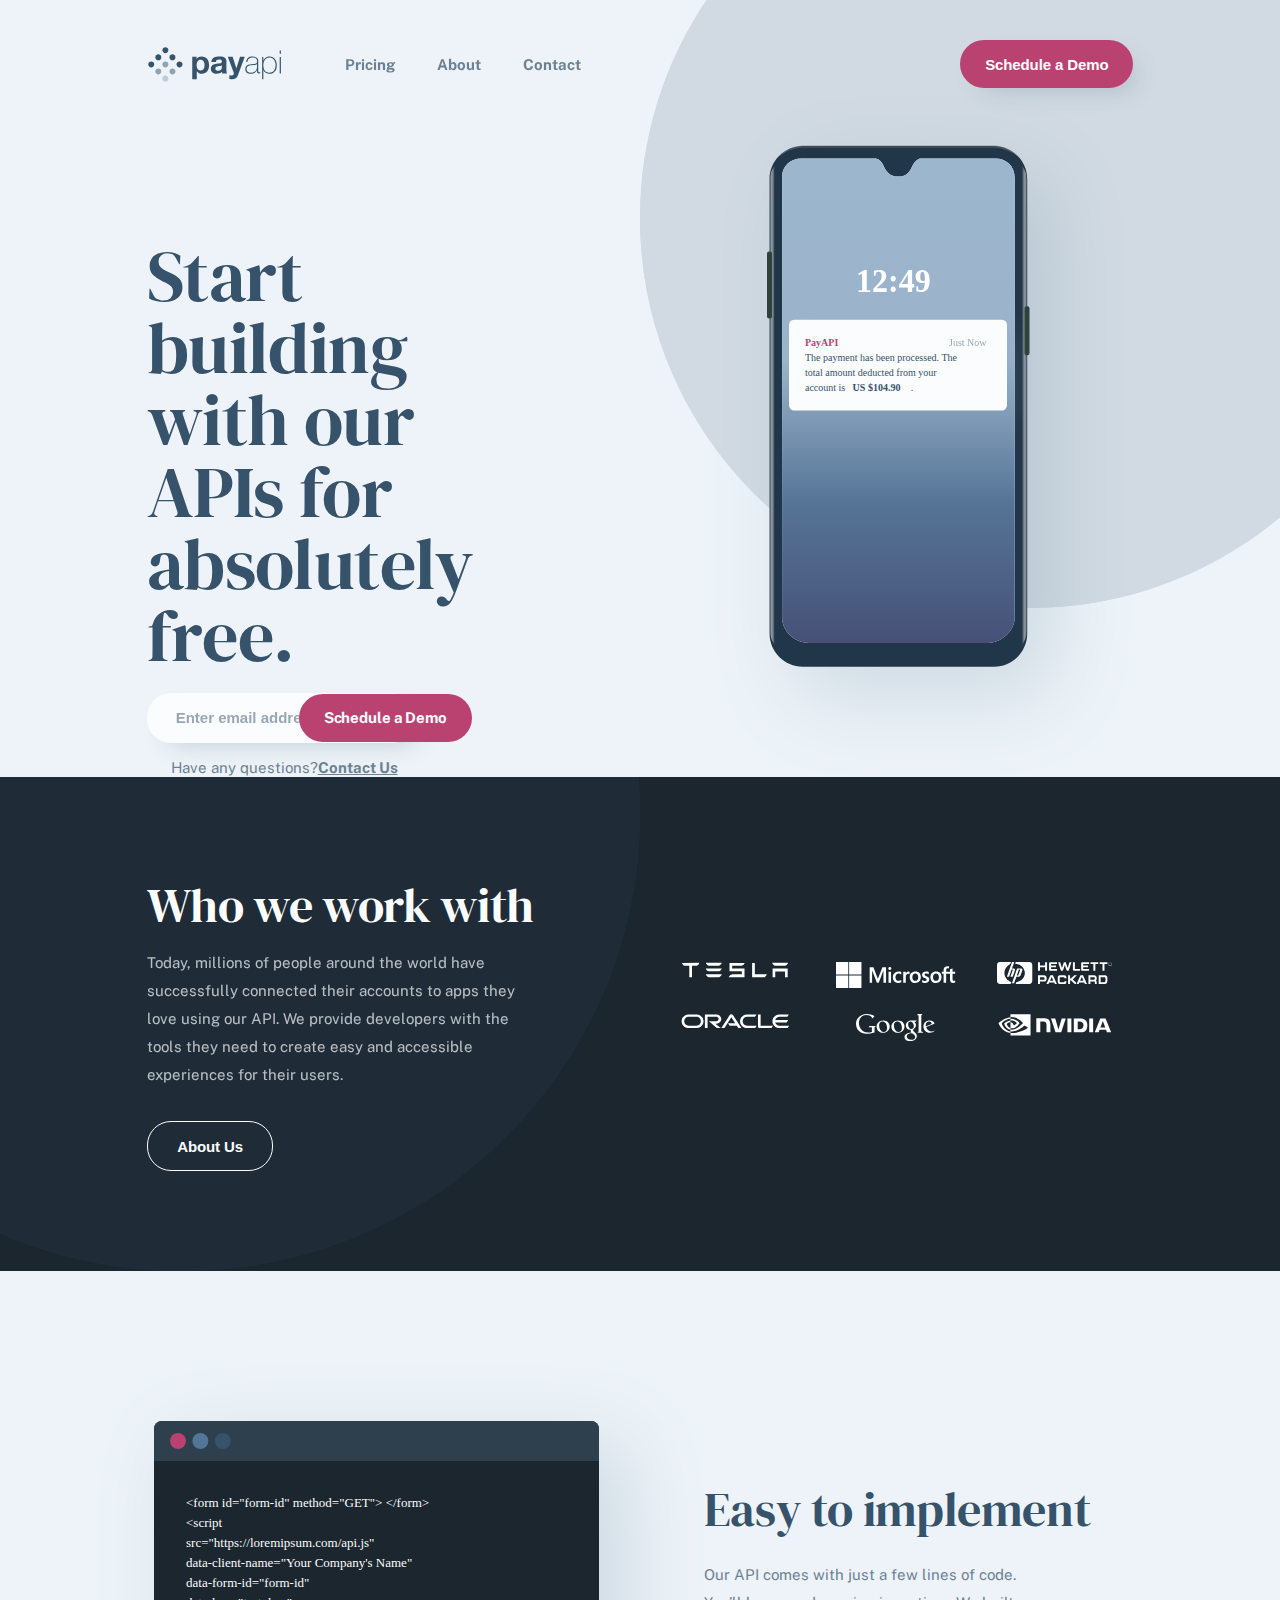
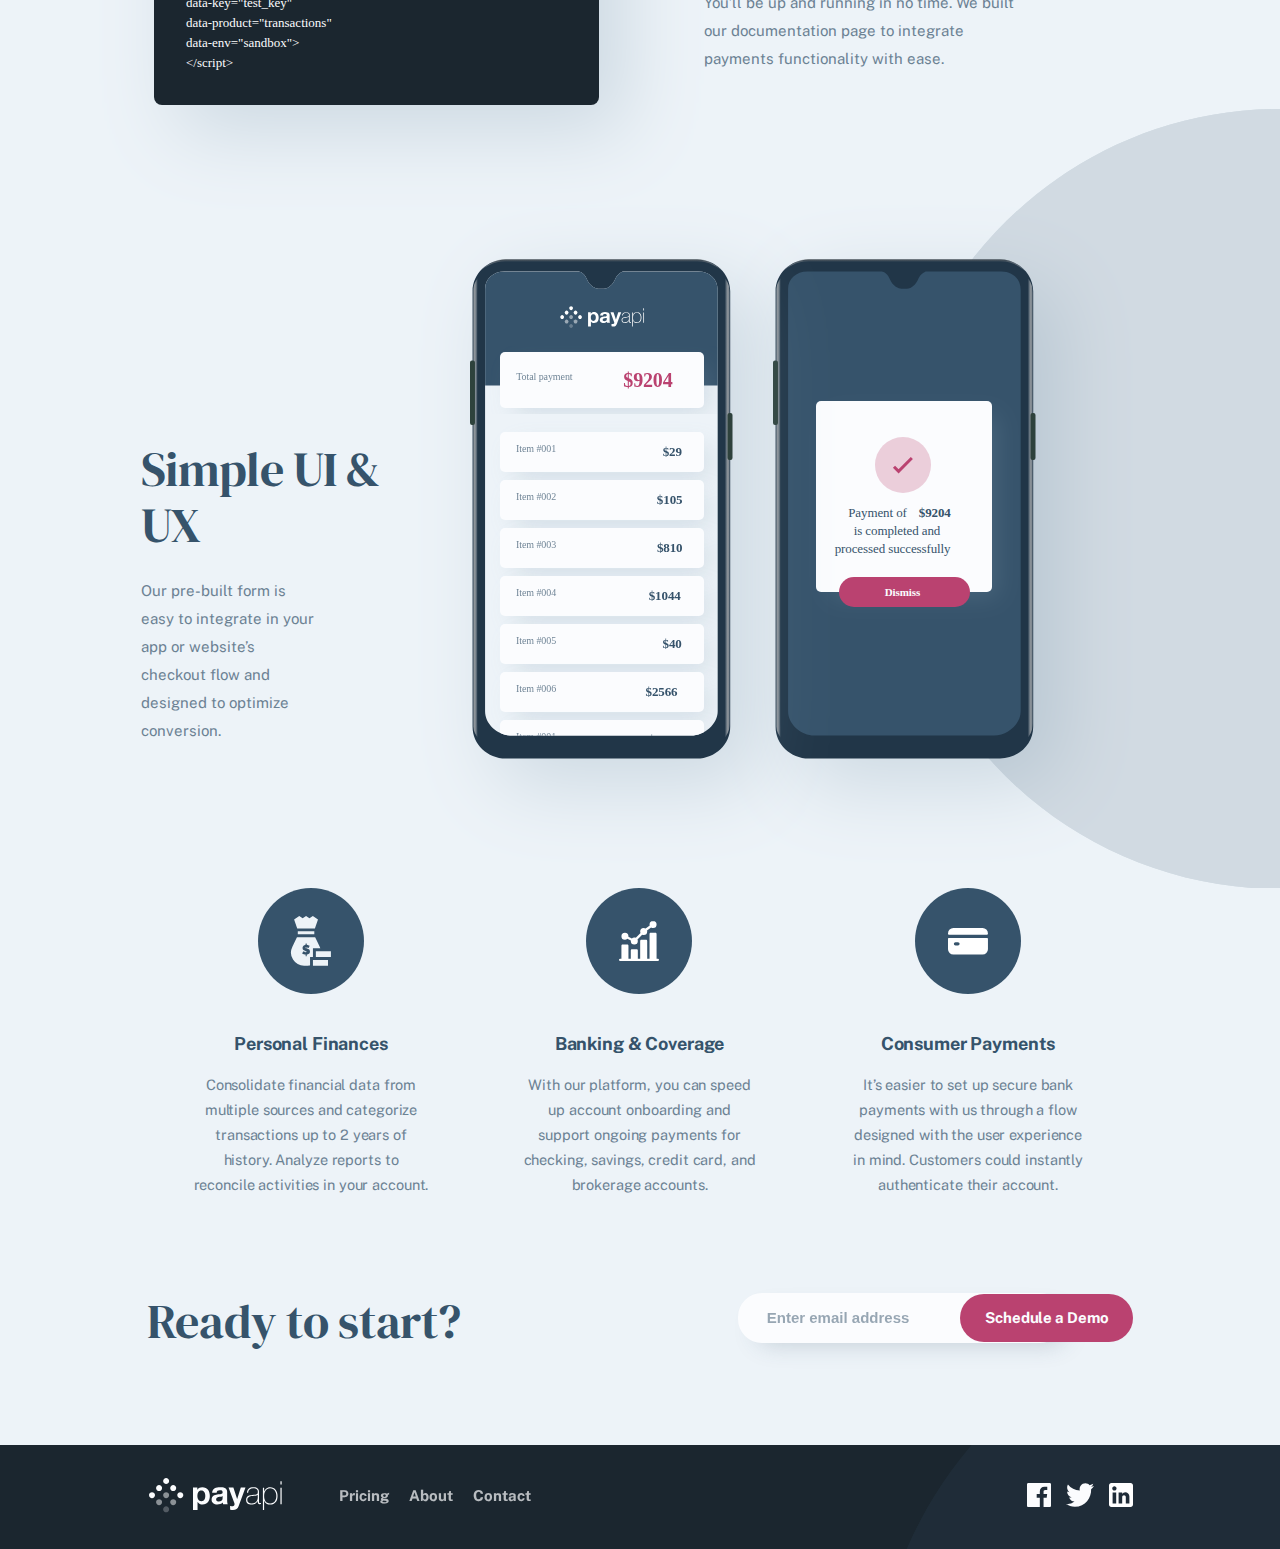
<file: index.html>
<!DOCTYPE html>
<html lang="en">
  <head>
    <meta charset="UTF-8" />
    <meta name="viewport" content="width=device-width, initial-scale=1.0" />
    <link rel="stylesheet" href="Home/homeStylesheet.css" />
    <title>PayAPI</title>
  </head>
  <body>
    <main>
      <section class="top">
        <header>
          <div class="sub-heading-menue">
            <div class="logo">
              <a href="index.html">
                <img
                  src="assets/pricing/mobile/payapi-symbal.svg"
                  alt="no image"
                />
              </a>
            </div>
            <ul class="desktop-heading">
              <li>
                <a
                  href="Pricing/index_pricing.html"
                  target="_blank"
                  title="Pricing"
                  >Pricing</a
                >
              </li>
              <li>
                <a href="About/index_about.html" target="_blank" title="About"
                  >About</a
                >
              </li>
              <li>
                <a
                  href="Contact/index_contact.html"
                  target="_blank"
                  title="Contact"
                  >Contact</a
                >
              </li>
            </ul>
          </div>
          <div class="mobile-menue-button">
            <img src="assets/home/mobile/muneButton.svg" alt="no image" />
          </div>
          <button>Schedule a Demo</button>
        </header>
        <div class="desktop-upper">
          <div class="mobile-mock-phone-shadow">
            <img
              src="assets/home/mobile/mobile-mob-phone-shadow.svg"
              alt="no image"
            />
          </div>
          <div class="top-section-text-block">
            <h1>Start building with our APIs for absolutely free.</h1>
            <form class="top-section-form">
              <label for="emailtop">email</label>
              <input
                type="email"
                id="emailtop"
                class="email-input-field"
                placeholder="Enter email address"
              />
              <button class="schedule-demo-button">Schedule a Demo</button>
            </form>
            <div class="contact-us-link">
              <p>Have any questions?</p>
              <p>Contact Us</p>
            </div>
          </div>
          <img
            class="desktop-phone-mock"
            src="assets/home/desktop/illustration-phone-mockup.svg"
            alt="no image"
          />
        </div>
      </section>
      <section class="middle-section">
        <div class="mid-section">
          <ul class="partners">
            <li>
              <img src="assets/home/mobile/tesla.svg" alt="no image" />
            </li>
            <li>
              <img src="assets/home/mobile/microsoft.svg" alt="no image" />
            </li>
            <li>
              <img src="assets/home/mobile/hp.svg" alt="no image" />
            </li>
            <li>
              <img src="assets/home/mobile/oracle.svg" alt="no image" />
            </li>
            <li>
              <img src="assets/home/mobile/google.svg" alt="no image" />
            </li>
            <li>
              <img src="assets/home/mobile/nividia.svg" alt="no image" />
            </li>
          </ul>
          <div class="mid-section-words">
            <h2>Who we work with</h2>
            <p>
              Today, millions of people around the world have successfully
              connected their accounts to apps they love using our API. We
              provide developers with the tools they need to create easy and
              accessible experiences for their users.
            </p>
            <div class="center-button">
              <button>About Us</button>
            </div>
          </div>
        </div>
      </section>
      <section class="bottom-section">
        <div class="command-promp">
          <div class="dos-enviro">
            <img
              class="commandpromp-no-shadow"
              src="assets/home/mobile/command-promp.svg"
              alt="no image"
            />
            <img
              class="commandpromp-with-shadow"
              src="assets/home/desktop/illustration-easy-to-implement.svg"
              alt="no image"
            />
          </div>
          <div class="easy-to-implement-desktop">
            <h2>Easy to implement</h2>
            <p>
              Our API comes with just a few lines of code. You’ll be up and
              running in no time. We built our documentation page to integrate
              payments functionality with ease.
            </p>
          </div>
        </div>
        <div class="ui-ux">
          <div class="ui-ux-decor">
            <img
              class="mobile-double"
              src="assets/home/mobile/mock-phones-double-shadow.svg"
              alt="no image"
            />
            <img
              class="desktop-double-shadow"
              src="assets/home/desktop/illustration-simple-ui.svg"
              alt="no image"
            />
          </div>
          <div class="simple-interface">
            <h2>Simple UI & UX</h2>
            <p>
              Our pre-built form is easy to integrate in your app or website’s
              checkout flow and designed to optimize conversion.
            </p>
          </div>
        </div>
        <ul class="benefits">
          <li class="benefits-img">
            <img
              src="assets/home/desktop/icon-personal-finances.svg"
              alt="no image"
            />
            <h3>Personal Finances</h3>
            <p>
              Consolidate financial data from multiple sources and categorize
              transactions up to 2 years of history. Analyze reports to
              reconcile activities in your account.
            </p>
          </li>
          <li class="benefits-img ml">
            <img
              src="assets/home/desktop/icon-banking-and-coverage.svg"
              alt="no image"
            />
            <h3>Banking & Coverage</h3>
            <p>
              With our platform, you can speed up account onboarding and support
              ongoing payments for checking, savings, credit card, and brokerage
              accounts.
            </p>
          </li>
          <li class="benefits-img ml">
            <img
              src="assets/home/desktop/icon-consumer-payments.svg"
              alt="no image"
            />
            <h3>Consumer Payments</h3>
            <p>
              It’s easier to set up secure bank payments with us through a flow
              designed with the user experience in mind. Customers could
              instantly authenticate their account.
            </p>
          </li>
        </ul>
        <div class="read-to-start">
          <h2>Ready to start?</h2>
          <form class="top-section-form">
            <label for="emailBottom" class=".label-class">email</label>
            <input
              type="email"
              id="emailBottom"
              class="email-input-field"
              placeholder="Enter email address"
              jaer
            />
            <button class="schedule-demo-button">Schedule a Demo</button>
          </form>
        </div>
      </section>
    </main>
    <footer>
      <div class="footer-section">
        <div class="desktop-footing">
          <div class="the-symbals">
            <a href="index.html">
              <img src="assets/home/mobile/footer-api.svg" alt="no image" />
            </a>
          </div>
          <ul class="footer-ul">
            <li>
              <a
                href="Pricing/index_pricing.html"
                target="_blank"
                title="Pricing"
                >Pricing</a
              >
            </li>
            <li>
              <a href="About/index_about.html" target="_blank" title="About"
                >About</a
              >
            </li>
            <li>
              <a
                href="Contact/index_contact.html"
                target="_blank"
                title="Contact"
                >Contact</a
              >
            </li>
          </ul>
        </div>
        <div class="social-icons">
          <img src="assets/home/mobile/facebook.svg" alt="no image" />
          <img src="assets/home/mobile/twitter.svg" alt="no image" />
          <img src="assets/home/mobile/linkedin.svg" alt="no image" />
        </div>
      </div>
    </footer>
  </body>
</html>
</file>
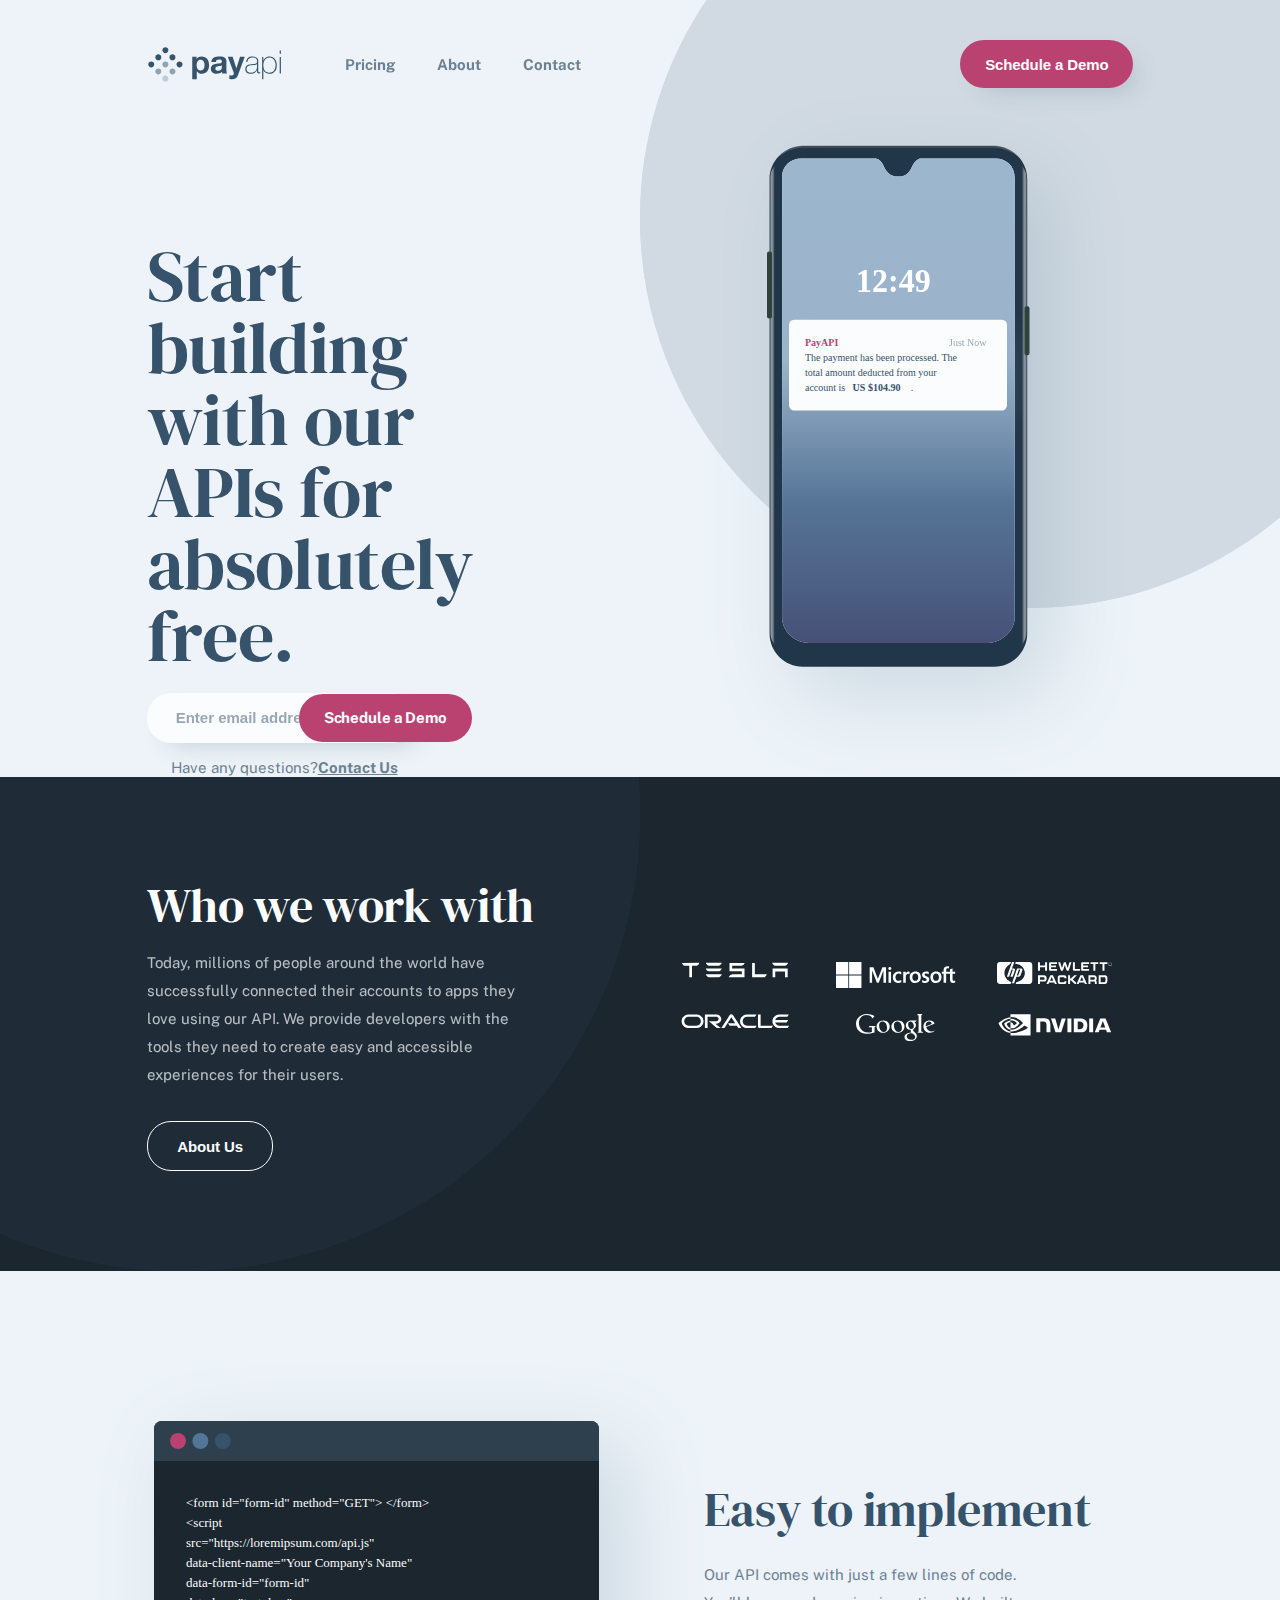
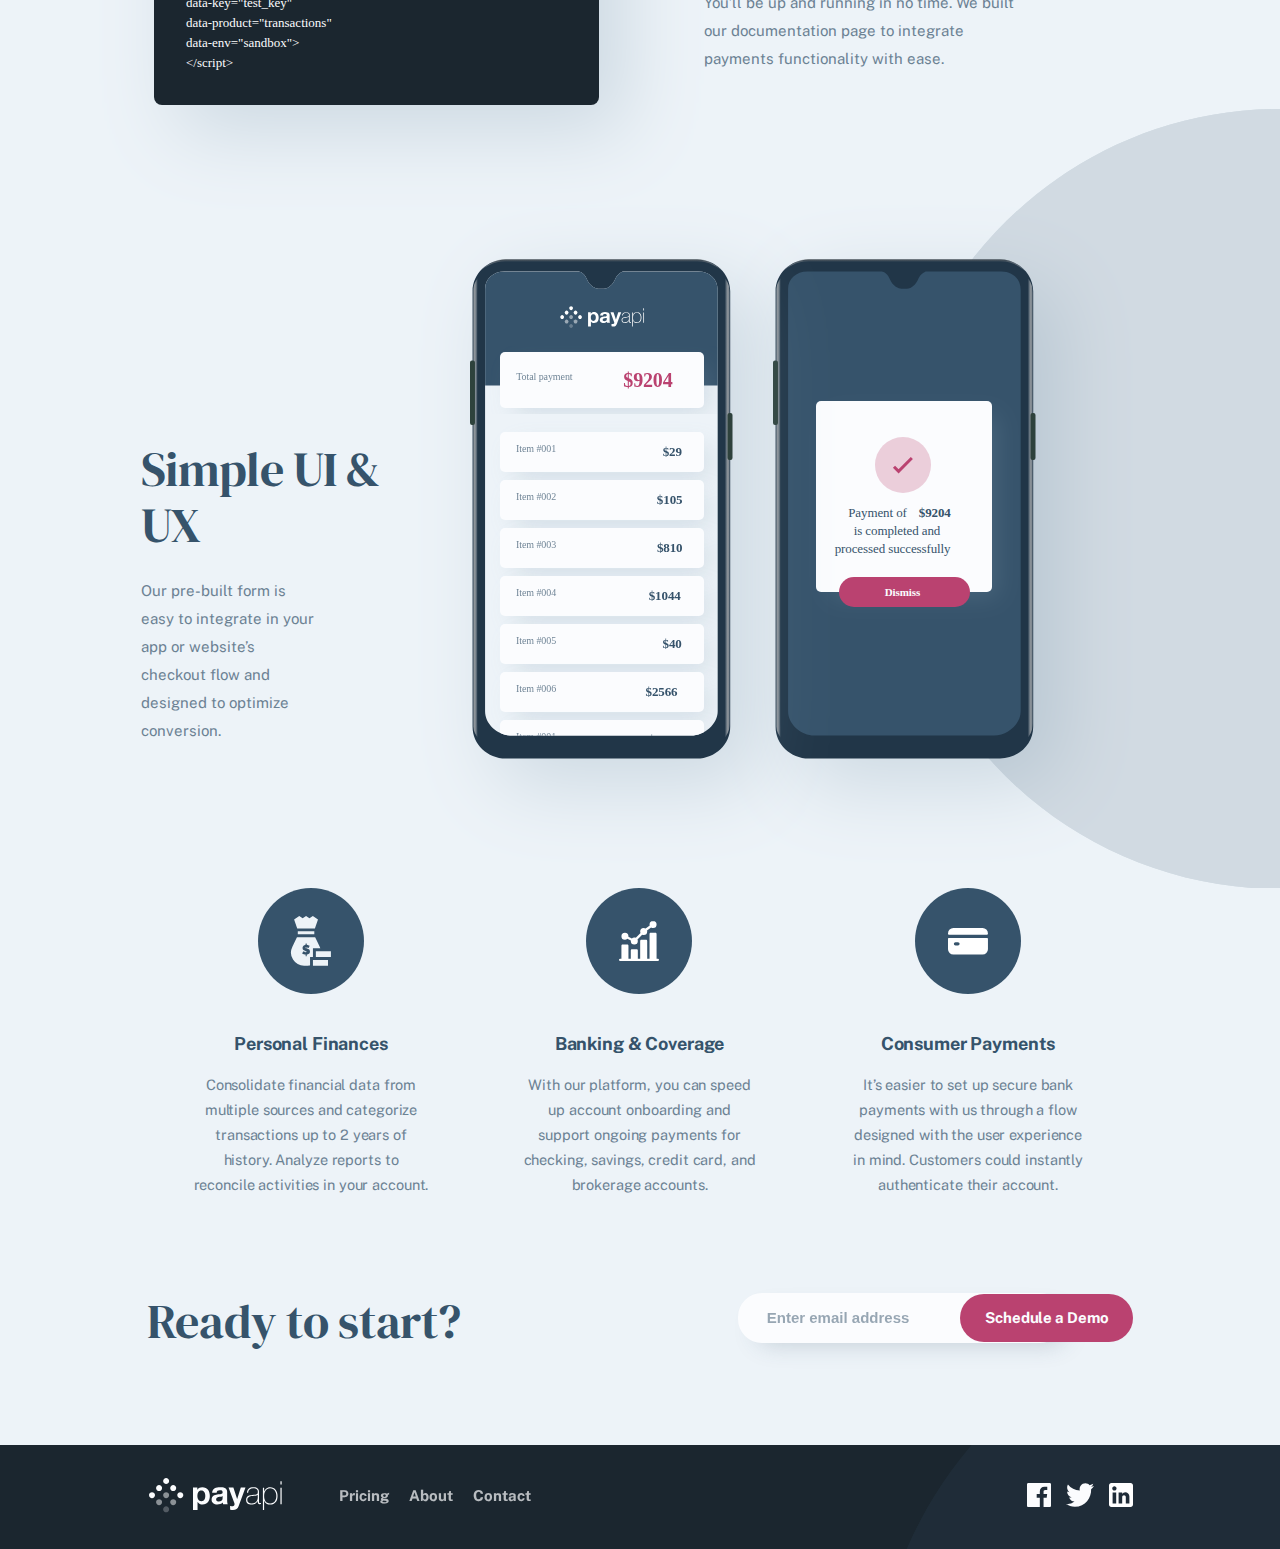
<file: Home/index.html>
<!DOCTYPE html>
<html lang="en">
  <head>
    <meta charset="UTF-8" />
    <meta name="viewport" content="width=device-width, initial-scale=1.0" />
    <link rel="stylesheet" href="./homeStylesheet.css" />
    <title>PayAPI</title>
  </head>
  <body>
    <main>
      <section class="top">
        <header>
          <div class="sub-heading-menue">
            <div class="logo">
              <a href="./index.html">
                <img
                  src="/assets/pricing/mobile/payapi-symbal.svg"
                  alt="no image"
                />
              </a>
            </div>
            <ul class="desktop-heading">
              <li>
                <a href="/Pricing/index_pricing.html" target="_blank"
                  >Pricing</a
                >
              </li>
              <li>
                <a href="/About/index_about.html" target="_blank">About</a>
              </li>
              <li>
                <a href="/Contact/index_contact.html" target="_blank"
                  >Contact</a
                >
              </li>
            </ul>
          </div>
          <div class="mobile-menue-button">
            <img src="/assets/home/mobile/muneButton.svg" alt="no image" />
          </div>
          <button>Schedule a Demo</button>
        </header>
        <div class="desktop-upper">
          <div class="mobile-mock-phone-shadow">
            <img
              src="/assets/home/mobile/mobile-mob-phone-shadow.svg"
              alt="no image"
            />
          </div>
          <div class="top-section-text-block">
            <h1>Start building with our APIs for absolutely free.</h1>
            <form class="top-section-form">
              <label for="emailtop">email</label>
              <input
                type="email"
                id="emailtop"
                class="email-input-field"
                placeholder="Enter email address"
              />
              <button class="schedule-demo-button">Schedule a Demo</button>
            </form>
            <div class="contact-us-link">
              <p>Have any questions?</p>
              <p>Contact Us</p>
            </div>
          </div>
          <img
            class="desktop-phone-mock"
            src="/assets/home/desktop/illustration-phone-mockup.svg"
            alt="no image"
          />
        </div>
      </section>
      <section class="middle-section">
        <div class="mid-section">
          <ul class="partners">
            <li>
              <img src="/assets/home/mobile/tesla.svg" alt="no image" />
            </li>
            <li>
              <img src="/assets/home/mobile/microsoft.svg" alt="no image" />
            </li>
            <li>
              <img src="/assets/home/mobile/hp.svg" alt="no image" />
            </li>
            <li>
              <img src="/assets/home/mobile/oracle.svg" alt="no image" />
            </li>
            <li>
              <img src="/assets/home/mobile/google.svg" alt="no image" />
            </li>
            <li>
              <img src="/assets/home/mobile/nividia.svg" alt="no image" />
            </li>
          </ul>
          <div class="mid-section-words">
            <h2>Who we work with</h2>
            <p>
              Today, millions of people around the world have successfully
              connected their accounts to apps they love using our API. We
              provide developers with the tools they need to create easy and
              accessible experiences for their users.
            </p>
            <div class="center-button">
              <button>About Us</button>
            </div>
          </div>
        </div>
      </section>
      <section class="bottom-section">
        <div class="command-promp">
          <div class="dos-enviro">
            <img
              class="commandpromp-no-shadow"
              src="/assets/home/mobile/command-promp.svg"
              alt="no image"
            />
            <img
              class="commandpromp-with-shadow"
              src="/assets/home/desktop/illustration-easy-to-implement.svg"
              alt="no image"
            />
          </div>
          <div class="easy-to-implement-desktop">
            <h2>Easy to implement</h2>
            <p>
              Our API comes with just a few lines of code. You’ll be up and
              running in no time. We built our documentation page to integrate
              payments functionality with ease.
            </p>
          </div>
        </div>
        <div class="ui-ux">
          <div class="ui-ux-decor">
            <img
              class="mobile-double"
              src="/assets/home/mobile/mock-phones-double-shadow.svg"
              alt="no image"
            />
            <img
              class="desktop-double-shadow"
              src="/assets/home/desktop/illustration-simple-ui.svg"
              alt="no image"
            />
          </div>
          <div class="simple-interface">
            <h2>Simple UI & UX</h2>
            <p>
              Our pre-built form is easy to integrate in your app or website’s
              checkout flow and designed to optimize conversion.
            </p>
          </div>
        </div>
        <ul class="benefits">
          <li class="benefits-img">
            <img
              src="/assets/home/desktop/icon-personal-finances.svg"
              alt="no image"
            />
            <h3>Personal Finances</h3>
            <p>
              Consolidate financial data from multiple sources and categorize
              transactions up to 2 years of history. Analyze reports to
              reconcile activities in your account.
            </p>
          </li>
          <li class="benefits-img ml">
            <img
              src="/assets/home/desktop/icon-banking-and-coverage.svg"
              alt="no image"
            />
            <h3>Banking & Coverage</h3>
            <p>
              With our platform, you can speed up account onboarding and support
              ongoing payments for checking, savings, credit card, and brokerage
              accounts.
            </p>
          </li>
          <li class="benefits-img ml">
            <img
              src="/assets/home/desktop/icon-consumer-payments.svg"
              alt="no image"
            />
            <h3>Consumer Payments</h3>
            <p>
              It’s easier to set up secure bank payments with us through a flow
              designed with the user experience in mind. Customers could
              instantly authenticate their account.
            </p>
          </li>
        </ul>
        <div class="read-to-start">
          <h2>Ready to start?</h2>
          <form class="top-section-form">
            <label for="emailBottom" class=".label-class">email</label>
            <input
              type="email"
              id="emailBottom"
              class="email-input-field"
              placeholder="Enter email address"
              jaer
            />
            <button class="schedule-demo-button">Schedule a Demo</button>
          </form>
        </div>
      </section>
    </main>
    <footer>
      <div class="footer-section">
        <div class="desktop-footing">
          <div class="the-symbals">
            <a href="./index.html">
              <img src="/assets/home/mobile/footer-api.svg" alt="no image" />
            </a>
          </div>
          <ul class="footer-ul">
            <li>
              <a href="/Pricing/index_pricing.html" target="_blank">Pricing</a>
            </li>
            <li><a href="/About/index_about.html" target="_blank">About</a></li>
            <li>
              <a href="/Contact/index_contact.html" target="_blank">Contact</a>
            </li>
          </ul>
        </div>
        <div class="social-icons">
          <img src="/assets/home/mobile/facebook.svg" alt="no image" />
          <img src="/assets/home/mobile/twitter.svg" alt="no image" />
          <img src="/assets/home/mobile/linkedin.svg" alt="no image" />
        </div>
      </div>
    </footer>
  </body>
</html>
</file>
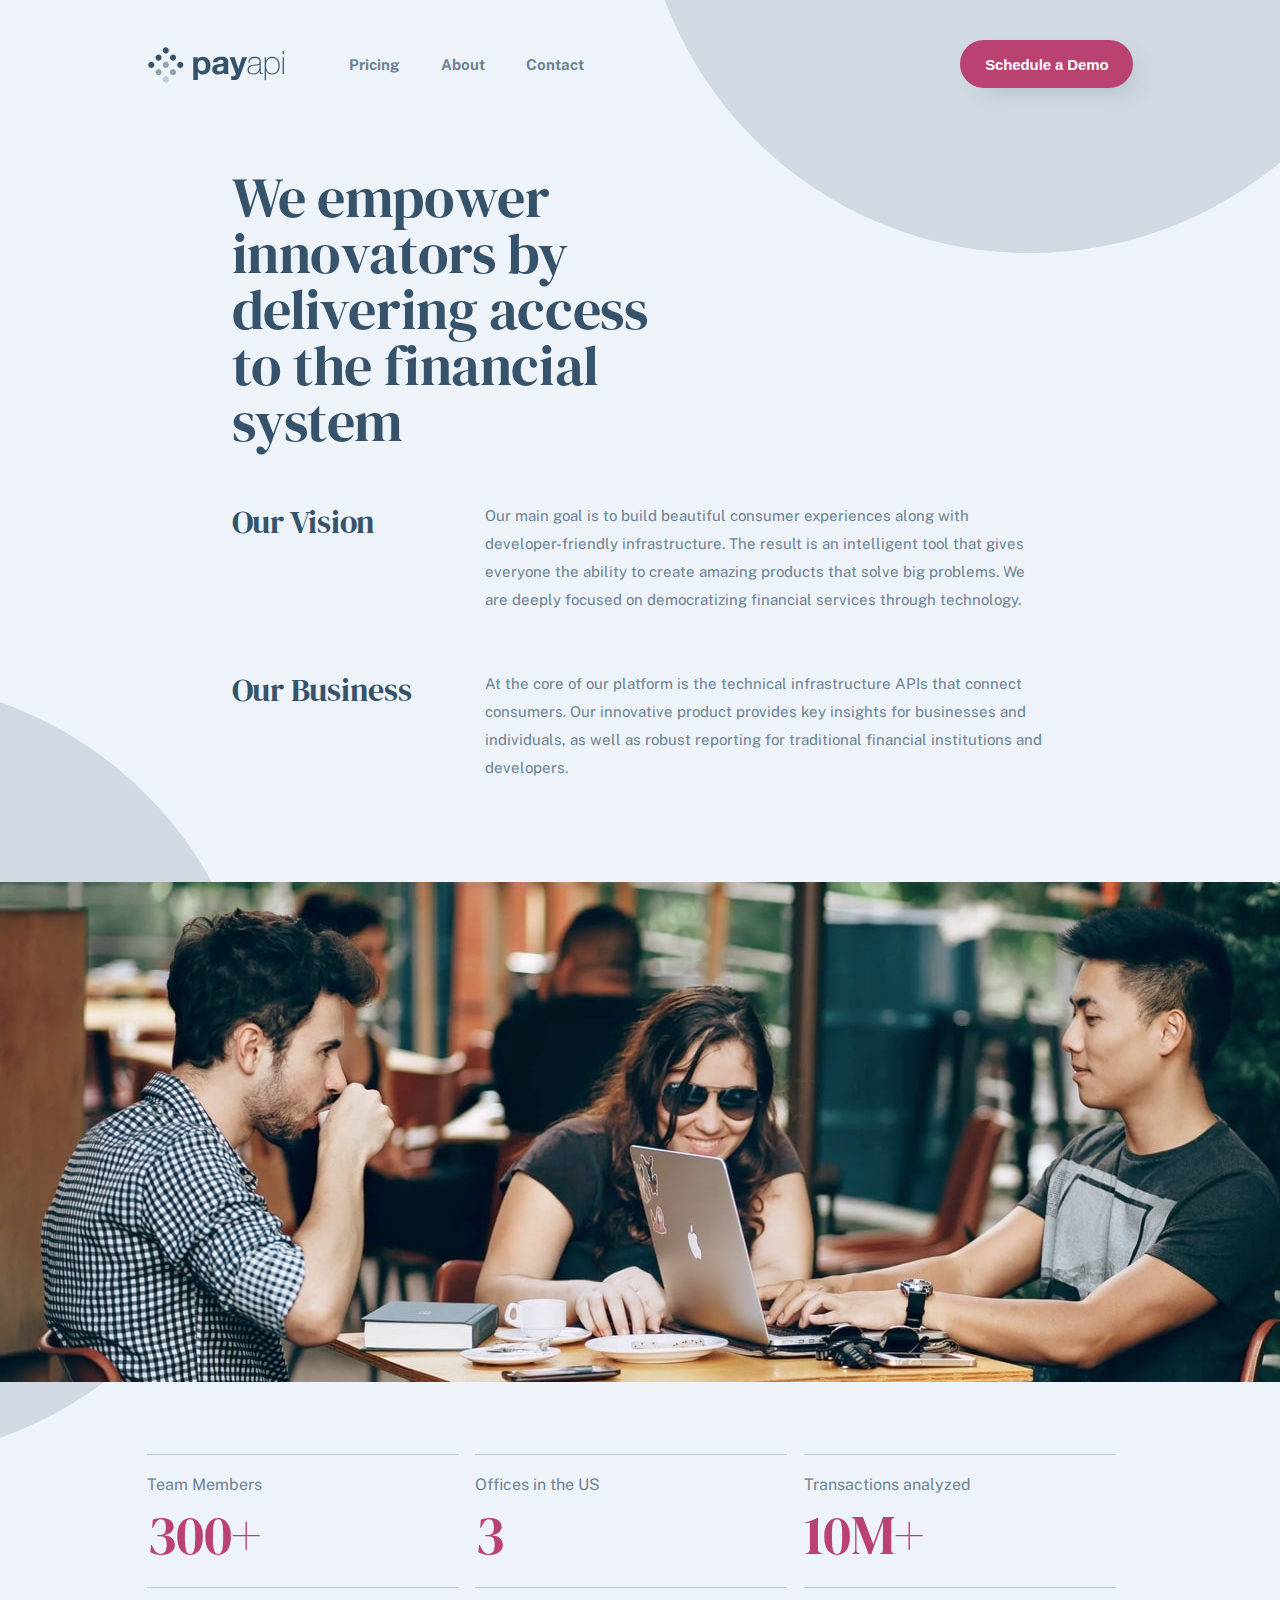
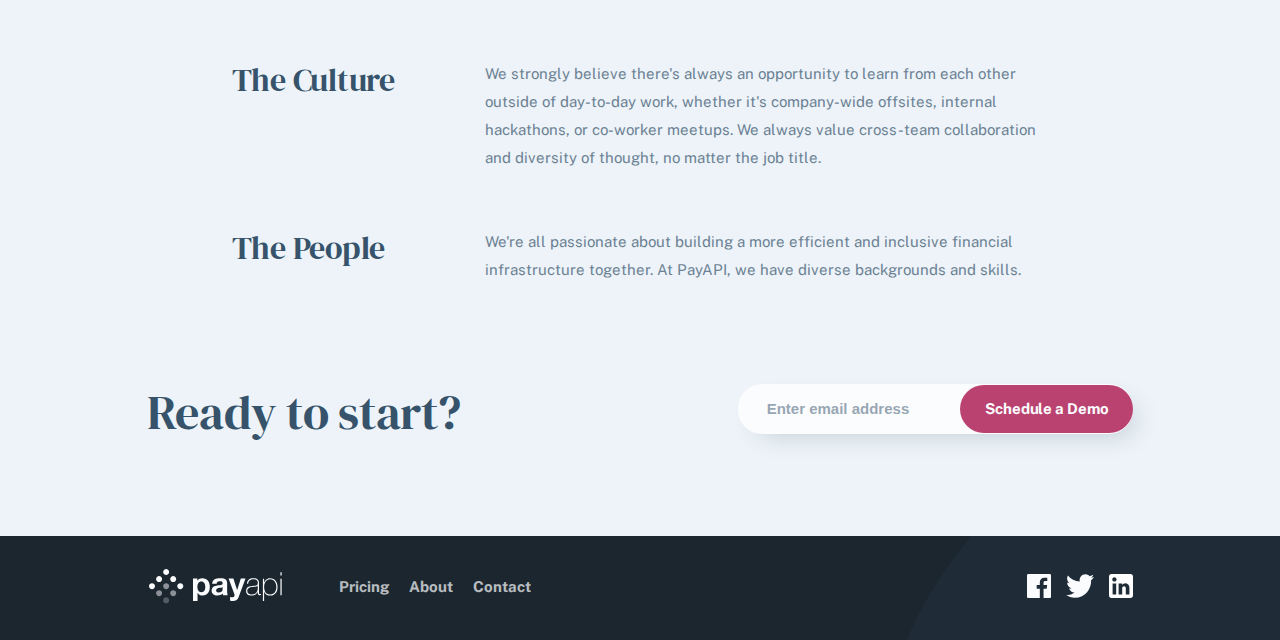
<file: About/index_about.html>
<!DOCTYPE html>
<html lang="en">
  <head>
    <meta charset="UTF-8" />
    <meta http-equiv="X-UA-Compatible" content="IE=edge" />
    <meta name="viewport" content="width=device-width, initial-scale=1.0" />
    <link rel="stylesheet" href="../About/aboutusStylesheet.css" />
    <title>About</title>
  </head>
  <body>
    <main>
      <section class="top-section">
        <header>
          <div class="mobile-header">
            <a href="../index.html">
            <img
              src="../assets/pricing/mobile/payapi-symbal.svg"
              alt="no image"
            />
            </a>
            <img
              id="menue-tag"
              src="../assets/pricing/mobile/menue-tag.svg"
              alt="no image"
            />
            <ul class="desktop-heading">
              <li><a href="../Pricing/index_pricing.html" target="_blank" title="Pricing">Pricing</a></li>
              <li><a href="../About/index_about.html" target="_blank" title="About">About</a></li>
              <li><a href="../Contact/index_contact.html" target="_blank" title="Contact">Contact</a></li>
            </ul>
          </div>
          <button>Schedule a Demo</button>
          </div>
        </header>
        <section class="top-contents">
          <h1>
            We empower innovators by delivering access to the financial system
          </h1>
          <div class="vision">
            <h3>Our Vision</h3>
            <p>
              Our main goal is to build beautiful consumer experiences along
              with developer-friendly infrastructure. The result is an
              intelligent tool that gives everyone the ability to create amazing
              products that solve big problems. We are deeply focused on
              democratizing financial services through technology.
            </p>
          </div>
          <div class="business">
            <h3>Our Business</h3>
            <p>
              At the core of our platform is the technical infrastructure APIs
              that connect consumers. Our innovative product provides key
              insights for businesses and individuals, as well as robust
              reporting for traditional financial institutions and developers.
            </p>
          </div>
        </section>
      </section>
      <div class="mid-image"></div>
      <section class="bottom-section">
        <div class="mobile-seperator"></div>
        <ul class="snap-shot">
          <li class="team-members">
            <div class="desktop-seperator"></div>
            <p>Team Members</p>
            <h2>300+</h2>
            <div class="desktop-seperator seperator-supplement"></div>
          </li>
          <li class="office-us">
            <div class="desktop-seperator"></div>
            <p>Offices in the US</p>
            <h2>3</h2>
            <div class="desktop-seperator seperator-supplement"></div>
          </li>
          <li class="tran-ana">
            <div class="desktop-seperator"></div>
            <p>Transactions analyzed</p>
            <h2>10M+</h2>
            <div class="desktop-seperator seperator-supplement"></div>
          </li>
        </ul>
        <div class="mobile-seperator bottom-mobile"></div>
        <section class="bottom-contents">
          <div class="culture">
            <h3>The Culture</h3>
            <p>
              We strongly believe there's always an opportunity to learn from
              each other outside of day-to-day work, whether it's company-wide
              offsites, internal hackathons, or co-worker meetups. We always
              value cross-team collaboration and diversity of thought, no matter
              the job title.
            </p>
          </div>
          <div class="people">
            <h3>The People</h3>
            <p>
              We're all passionate about building a more efficient and inclusive
              financial infrastructure together. At PayAPI, we have diverse
              backgrounds and skills.
            </p>
          </div>
        </section>
        <div class="read-to-start">
          <h2>Ready to start?</h2>
          <form class="top-section-form">
            <label for="emailBottom" class="label-class">email</label>
            <input
              type="email"
              id="emailBottom"
              class="email-input-field"
              placeholder="Enter email address"
            />
            <button class="schedule-demo-button">Schedule a Demo</button>
          </form>
        </div>
      </section>
    </main>
    <footer>
      <div class="footer-section">
        <div class="desktop-footing">
          <div class="the-symbals">
            <a href="../index.html">
            <img src="../assets/home/mobile/footer-api.svg" alt="no image" />
            </a>
          </div>
          <ul class="footer-ul">
            <li><a href="../Pricing/index_pricing.html" target="_blank" title="Pricing">Pricing</a></li>
            <li><a href="../About/index_about.html" target="_blank" title="About">About</a></li>
            <li><a href="../Contact/index_contact.html" target="_blank" title="Contact">Contact</a></li>
          </ul>
        </div>
        <div class="social-icons">
          <img src="../assets/home/mobile/facebook.svg" alt="no image" />
          <img src="../assets/home/mobile/twitter.svg" alt="no image" />
          <img src="../assets/home/mobile/linkedin.svg" alt="no image" />
        </div>
      </div>
    </footer>
  </body>
</html>
</file>
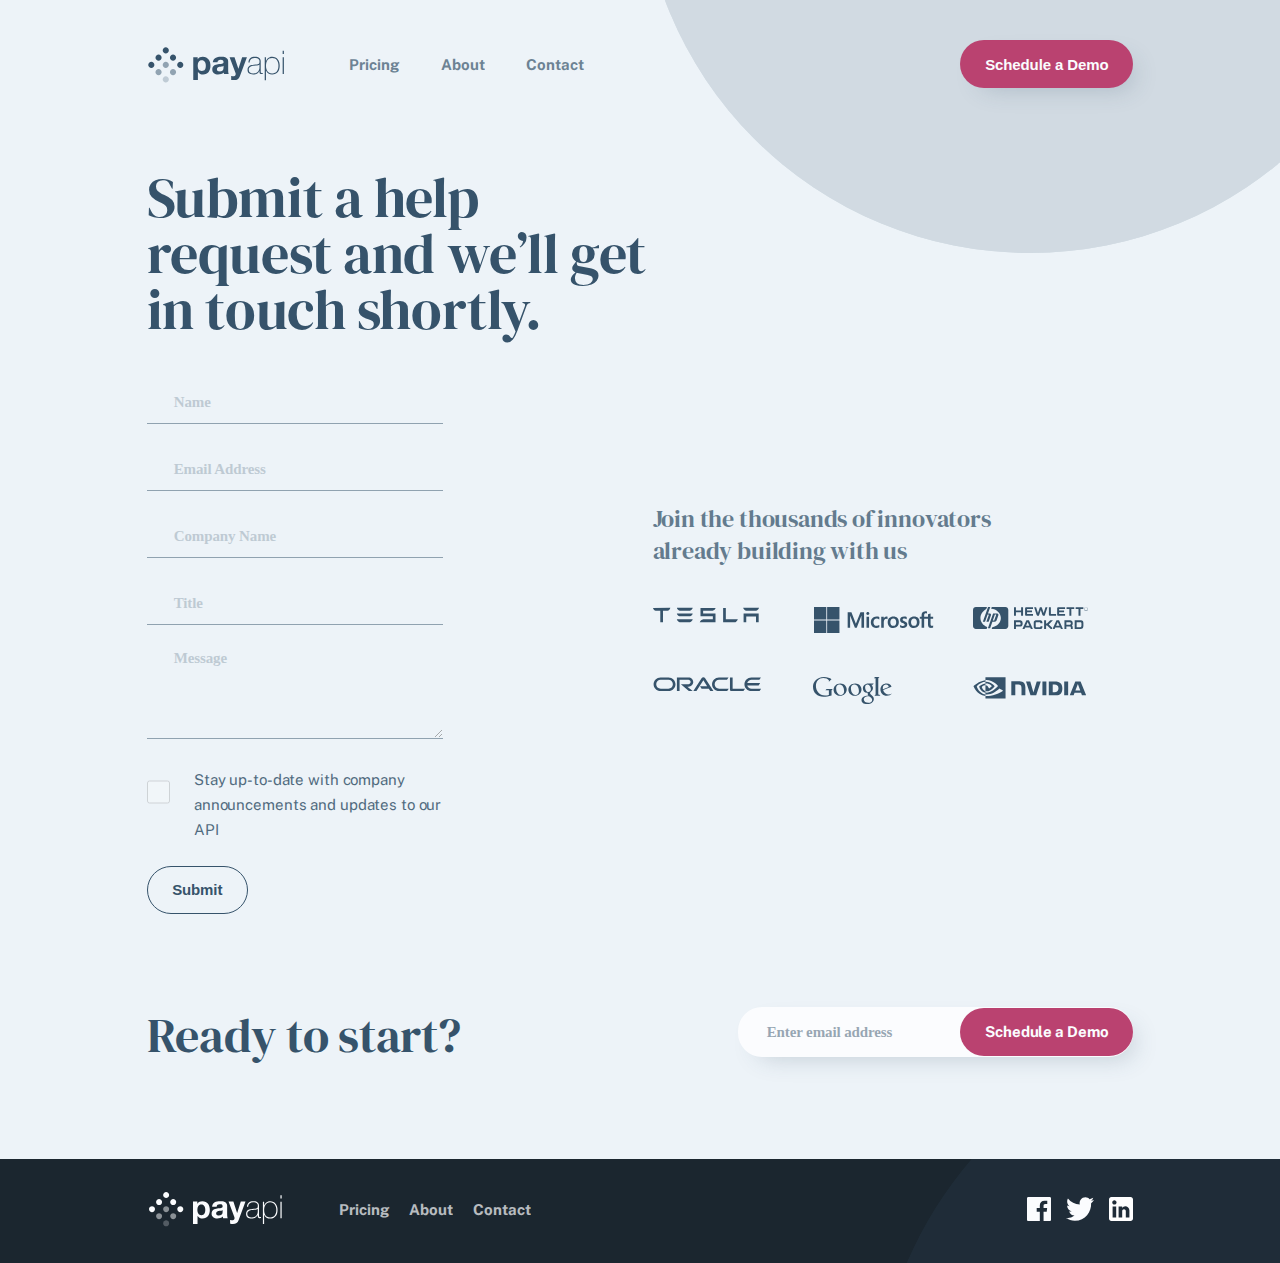
<file: Contact/index_contact.html>
<!DOCTYPE html>
<html lang="en">
  <head>
    <meta charset="UTF-8" />
    <meta http-equiv="X-UA-Compatible" content="IE=edge" />
    <meta name="viewport" content="width=device-width, initial-scale=1.0" />
    <link rel="stylesheet" href="../Contact/contactStylesheet.css" />
    <title>Contact</title>
  </head>
  <body>
    <main>
      <section>
        <header>
          <div class="mobile-header">
            <a href="../index.html">
            <img
              src="../assets/pricing/mobile/payapi-symbal.svg"
              alt="no image"
            />
            </a>
            <img
              id="menue-tag"
              src="../assets/pricing/mobile/menue-tag.svg"
              alt="no image"
            />
            <ul class="desktop-heading">
              <li><a href="../Pricing/index_pricing.html" target="_blank" title="Pricing">Pricing</a></li>
              <li><a href="../About/index_about.html" target="_blank" title="About">About</a></li>
              <li><a href="../Contact/index_contact.html" target="_blank" title="Contact">Contact</a></li>
            </ul>
          </div>
          <button>Schedule a Demo</button>
          </div>
        </header>
        <h3>Submit a help request and we’ll get in touch shortly.</h3>
        <div class="mid-section">
          <form class="contact-form">
            <label for="Name">Name</label>
            <input type="text" id="Name" placeholder="Name" />
            <label for="Email-Address">Email Address</label>
            <input type="text" id="Email-Address" placeholder="Email Address" />
            <label for="Company-Name">Company Name</label>
            <input type="text" id="Company-Name" placeholder="Company Name" />
            <label for="Title">Title</label>
            <input type="text" id="Title" placeholder="Title" />
            <label for="Message">Message</label>
            <textarea type="text" id="Message" placeholder="Message"></textarea>
            <div class="cbox">
              <input type="checkbox" id="checkbox_id" />
              <label for="checkbox_id"
                >Stay up-to-date with company announcements and updates to our
                API</label
              >
            </div>
            <button class="form-submit-button">Submit</button>
          </form>
          <div class="co-partners">
            <h4>Join the thousands of innovators already building with us</h4>
            <ul class="partners">
              <li>
                <img
                  src="../assets/contacts/mobile/Combined Shape-teslr.svg"
                  alt="no image"
                />
              </li>
              <li>
                <img
                  src="../assets/contacts/mobile/Combined Shape-Microsoft.svg"
                  alt="no image"
                />
              </li>
              <li>
                <img
                  src="../assets/contacts/mobile/Combined Shape-hp.svg"
                  alt="no image"
                />
              </li>
              <li>
                <img
                  src="../assets/contacts/mobile/Combined Shape-oracle.svg"
                  alt="no image"
                />
              </li>
              <li>
                <img
                  src="../assets/contacts/mobile/Combined Shape-google.svg"
                  alt="no image"
                />
              </li>
              <li>
                <img
                  src="../assets/contacts/mobile/Combined Shape-nvidia.svg"
                  alt="no image"
                />
              </li>
            </ul>
          </div>
        </div>
        <div class="read-to-start">
          <h2>Ready to start?</h2>
          <form class="top-section-form">
            <label for="emailBottom" class="label-class">email</label>
            <input
              type="email"
              id="emailBottom"
              class="email-input-field"
              placeholder="Enter email address"
            />
            <button class="schedule-demo-button">Schedule a Demo</button>
          </form>
        </div>
      </section>
    </main>
    <footer>
        <div class="footer-section">
          <div class="desktop-footing">
            <div class="the-symbals">
              <a href="../index.html">
              <img src="../assets/home/mobile/footer-api.svg" alt="no image" />
              </a>
            </div>
            <ul class="footer-ul">
              <li><a href="../Pricing/index_pricing.html" target="_blank" title="Pricing">Pricing</a></li>
              <li><a href="../About/index_about.html" target="_blank" title="About">About</a></li>
              <li><a href="../Contact/index_contact.html" target="_blank" title="Contact">Contact</a></li>
            </ul>
          </div>
          <div class="social-icons">
            <img src="../assets/home/mobile/facebook.svg" alt="no image" />
            <img src="../assets/home/mobile/twitter.svg" alt="no image" />
            <img src="../assets/home/mobile/linkedin.svg" alt="no image" />
          </div>
        </div>
    </footer>
  </body>
</html>
</file>
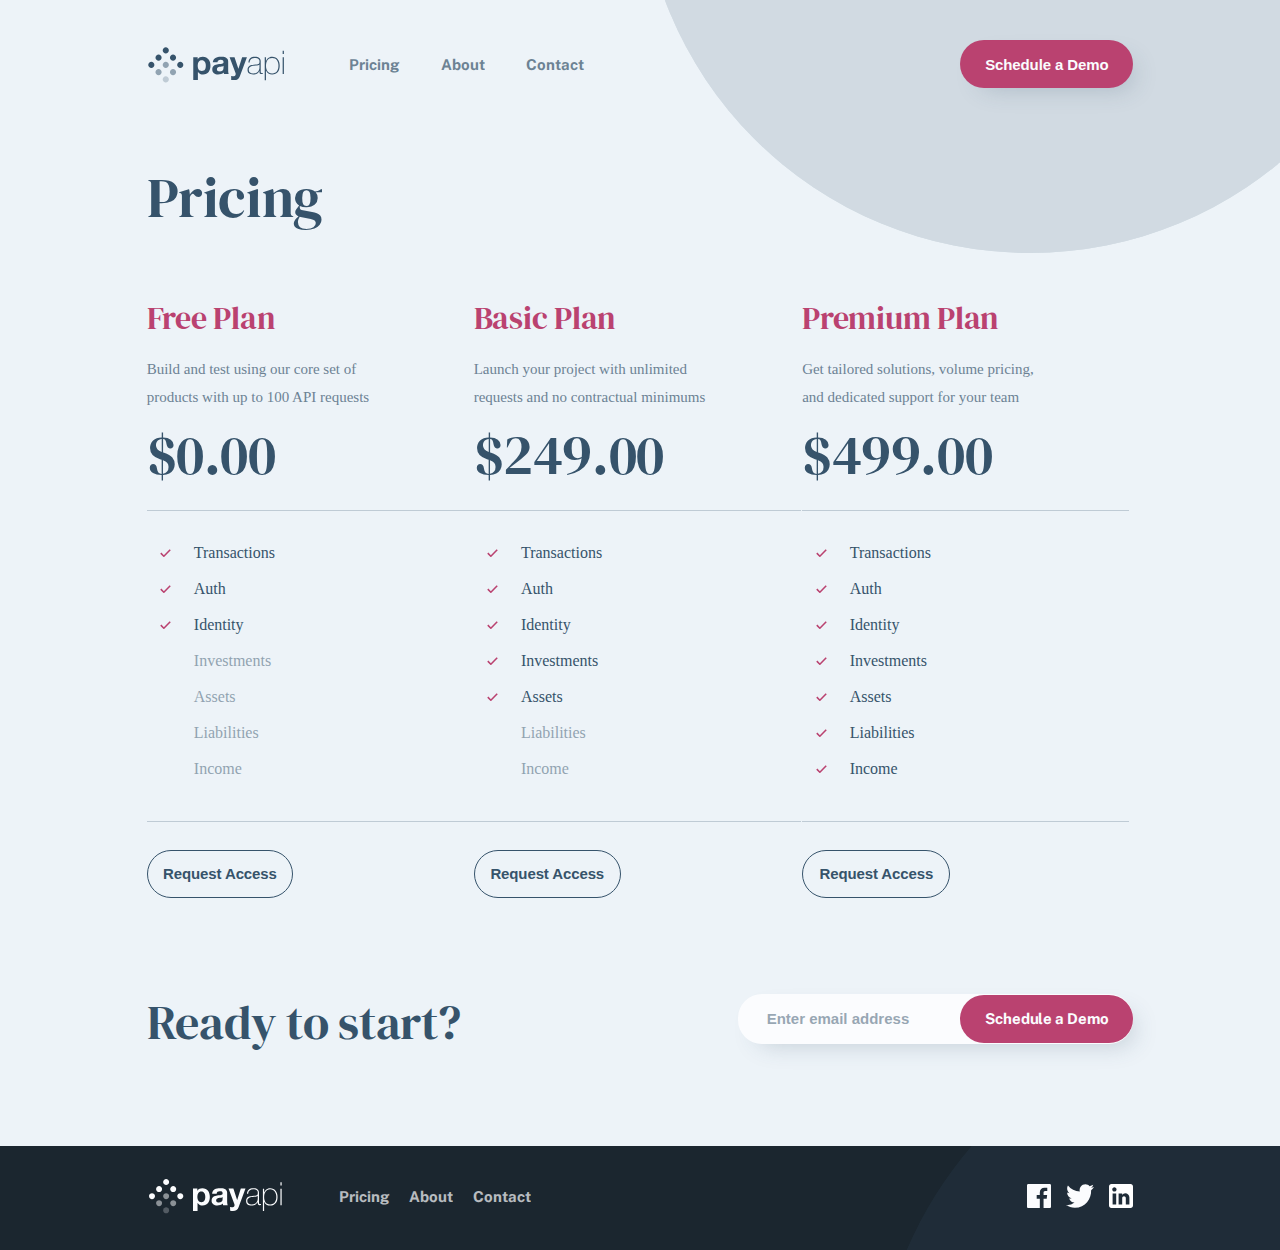
<file: Pricing/index_pricing.html>
<!DOCTYPE html>
<html lang="en">
  <head>
    <meta charset="UTF-8" />
    <meta name="viewport" content="width=device-width, initial-scale=1.0" />
    <link rel="stylesheet" href="../Pricing/pricingStylesheet.css" />
    <title>Pricing</title>
  </head>
  <body>
    <main>
      <section>
        <header>
          <div class="mobile-header">
            <a href="../index.html">
              <img
                src="../assets/pricing/mobile/payapi-symbal.svg"
                alt="no image"
              />
            </a>
            <img
              id="menue-tag"
              src="../assets/pricing/mobile/menue-tag.svg"
              alt="no image"
            />
            <ul class="desktop-heading">
              <li>
                <a
                  href="../Pricing/index_pricing.html"
                  target="_blank"
                  title="Pricing"
                  >Pricing</a
                >
              </li>
              <li>
                <a
                  href="../About/index_about.html"
                  target="_blank"
                  title="About"
                  >About</a
                >
              </li>
              <li>
                <a
                  href="../Contact/index_contact.html"
                  target="_blank"
                  title="Contact"
                  >Contact</a
                >
              </li>
            </ul>
          </div>
          <button>Schedule a Demo</button>
        </header>
        <h1 class="web-title">Pricing</h1>
        <ul class="plans-listing">
          <li class="free-plan-section">
            <div class="free-plan">
              <h3>Free Plan</h3>
              <div>
                <p>
                  Build and test using our core set of products with up to 100
                  API requests
                </p>
              </div>
              <h1>$0.00</h1>
            </div>
            <div class="free-plan-seperator">
              <img
                src="../assets/pricing/mobile/Rectangle.svg"
                alt="no image"
              />
            </div>
            <ul class="free-plan-details">
              <li class="details-wording">
                <img
                  src="../assets/pricing/mobile/the-tick.svg"
                  alt="no image"
                />
                <p>Transactions</p>
              </li>
              <li class="details-wording">
                <img
                  src="../assets/pricing/mobile/the-tick.svg"
                  alt="no image"
                />
                <p>Auth</p>
              </li>
              <li class="details-wording">
                <img
                  src="../assets/pricing/mobile/the-tick.svg"
                  alt="no image"
                />
                <p>Identity</p>
              </li>
              <li class="details-wording">
                <img
                  src="../assets/pricing/mobile/the-tick.svg"
                  alt="no image"
                />
                <p>Investments</p>
              </li>
              <li class="details-wording">
                <img
                  src="../assets/pricing/mobile/the-tick.svg"
                  alt="no image"
                />
                <p>Assets</p>
              </li>
              <li class="details-wording">
                <img
                  src="../assets/pricing/mobile/the-tick.svg"
                  alt="no image"
                />
                <p>Liabilities</p>
              </li>
              <li class="details-wording">
                <img
                  src="../assets/pricing/mobile/the-tick.svg"
                  alt="no image"
                />
                <p>Income</p>
              </li>
            </ul>
            <div class="free-plan-seperator-bottom">
              <img src="../assets/pricing/mobile/Rectangle.svg" />
            </div>
            <div class="free-button-div">
              <button class="free-plan-button">Request Access</button>
            </div>
          </li>
          <li class="basic-plan-section">
            <div class="basic-plan">
              <h3>Basic Plan</h3>
              <div>
                <p>
                  Launch your project with unlimited requests and no contractual
                  minimums
                </p>
              </div>
              <h1>$249.00</h1>
            </div>
            <div class="basic-plan-seperator">
              <img
                src="../assets/pricing/mobile/Rectangle.svg"
                alt="no image"
              />
            </div>
            <ul class="basic-plan-details">
              <li class="details-wording-basic">
                <img
                  src="../assets/pricing/mobile/the-tick.svg"
                  alt="no image"
                />
                <p>Transactions</p>
              </li>
              <li class="details-wording-basic">
                <img
                  src="../assets/pricing/mobile/the-tick.svg"
                  alt="no image"
                />
                <p>Auth</p>
              </li>
              <li class="details-wording-basic">
                <img
                  src="../assets/pricing/mobile/the-tick.svg"
                  alt="no image"
                />
                <p>Identity</p>
              </li>
              <li class="details-wording-basic">
                <img
                  src="../assets/pricing/mobile/the-tick.svg"
                  alt="no image"
                />
                <p>Investments</p>
              </li>
              <li class="details-wording-basic">
                <img
                  src="../assets/pricing/mobile/the-tick.svg"
                  alt="no image"
                />
                <p>Assets</p>
              </li>
              <li class="details-wording-basic">
                <img
                  src="../assets/pricing/mobile/the-tick.svg"
                  alt="no image"
                />
                <p>Liabilities</p>
              </li>
              <li class="details-wording-basic">
                <img
                  src="../assets/pricing/mobile/the-tick.svg"
                  alt="no image"
                />
                <p>Income</p>
              </li>
            </ul>
            <div class="basic-plan-seperator-bottom">
              <img src="../assets/pricing/mobile/Rectangle.svg" />
            </div>
            <div class="basic-button-div">
              <button class="basic-plan-button">Request Access</button>
            </div>
          </li>
          <li class="premium-plan-section">
            <div class="premium-plan">
              <h3>Premium Plan</h3>
              <div>
                <p>
                  Get tailored solutions, volume pricing, and dedicated support
                  for your team
                </p>
              </div>
              <h1>$499.00</h1>
            </div>
            <div class="premium-plan-seperator">
              <img
                src="../assets/pricing/mobile/Rectangle.svg"
                alt="no image"
              />
            </div>
            <ul class="premium-plan-details">
              <li class="details-wording-premium">
                <img
                  src="../assets/pricing/mobile/the-tick.svg"
                  alt="no image"
                />
                <p>Transactions</p>
              </li>
              <li class="details-wording-premium">
                <img
                  src="../assets/pricing/mobile/the-tick.svg"
                  alt="no image"
                />
                <p>Auth</p>
              </li>
              <li class="details-wording-premium">
                <img
                  src="../assets/pricing/mobile/the-tick.svg"
                  alt="no image"
                />
                <p>Identity</p>
              </li>
              <li class="details-wording-premium">
                <img
                  src="../assets/pricing/mobile/the-tick.svg"
                  alt="no image"
                />
                <p>Investments</p>
              </li>
              <li class="details-wording-premium">
                <img
                  src="../assets/pricing/mobile/the-tick.svg"
                  alt="no image"
                />
                <p>Assets</p>
              </li>
              <li class="details-wording-premium">
                <img
                  src="../assets/pricing/mobile/the-tick.svg"
                  alt="no image"
                />
                <p>Liabilities</p>
              </li>
              <li class="details-wording-premium">
                <img
                  src="../assets/pricing/mobile/the-tick.svg"
                  alt="no image"
                />
                <p>Income</p>
              </li>
            </ul>
            <div class="premium-plan-seperator-bottom">
              <img src="../assets/pricing/mobile/Rectangle.svg" />
            </div>
            <div class="premium-button-div">
              <button class="premium-plan-button">Request Access</button>
            </div>
          </li>
        </ul>
        <div class="read-to-start">
          <h2>Ready to start?</h2>
          <form class="top-section-form">
            <label for="emailBottom" class="label-class">email</label>
            <input
              type="email"
              id="emailBottom"
              class="email-input-field"
              placeholder="Enter email address"
            />
            <button class="schedule-demo-button">Schedule a Demo</button>
          </form>
        </div>
      </section>
    </main>
    <footer>
      <div class="footer-section">
        <div class="desktop-footing">
          <div class="the-symbals">
            <a href="../index.html">
              <img src="../assets/home/mobile/footer-api.svg" alt="no image" />
            </a>
          </div>
          <ul class="footer-ul">
            <li>
              <a
                href="../Pricing/index_pricing.html"
                target="_blank"
                title="Pricing"
                >Pricing</a
              >
            </li>
            <li>
              <a href="../About/index_about.html" target="_blank" title="About"
                >About</a
              >
            </li>
            <li>
              <a
                href="../Contact/index_contact.html"
                target="_blank"
                title="Contact"
                >Contact</a
              >
            </li>
          </ul>
        </div>
        <div class="social-icons">
          <img src="../assets/home/mobile/facebook.svg" alt="no image" />
          <img src="../assets/home/mobile/twitter.svg" alt="no image" />
          <img src="../assets/home/mobile/linkedin.svg" alt="no image" />
        </div>
      </div>
    </footer>
  </body>
</html>
</file>
<file: Home/homeStylesheet.css>
@import url("https://fonts.googleapis.com/css2?family=DM+Serif+Display&family=Public+Sans:wght@400;700&display=swap");

html {
  box-sizing: border-box;
  font-family: "Public Sans", sans-serif;
}

h1,
h2,
h3,
h4,
h5,
h6 {
  font-family: "DM Serif Display", serif;
  margin-block-start: 0;
  margin-block-end: 0;
}

p {
  margin-block-start: 0;
  margin-block-end: 0;
}

ul {
  margin-block-start: 0;
  margin-block-end: 0;
}

a {
  text-decoration: none;
  color: inherit;
}

/* these 2 labels are for accessibility 
requirements. */
label[for="emailtop"],
label[for="emailBottom"] {
  display: none;
}

/* ------------------mobile design-------------------- */
body {
  /* width: 375px; */

  width: 100%;

  margin: 0;
  background: #edf3f8;
}

.top {
  background-image: url("../assets/home/mobile/mobile-top-section-bg.svg");
  background-repeat: no-repeat;
  background-size: contain;
}

header {
  width: 87.2%;
  margin: 0 auto;
  padding-top: 40px;
  display: flex;
  justify-content: space-between;
}

.logo {
  display: flex;
}

.desktop-heading {
  display: none;
}

.mobile-menue-button {
  margin-top: 11px;
}

header > button {
  display: none;
}

.mobile-mock-phone-shadow {
  margin-top: -10px;
}

.top-section-text-block {
  margin: 0 auto;
  /* margin-top: 24px; */
  margin-top: -85px;
  width: 87.2%;
  margin-bottom: 79px;
}

.mobile-mock-phone-shadow {
  text-align: center;
  margin-left: 15%;
}

.top-section-text-block > h1 {
  margin: 0 auto;
  width: 91%;
  font-weight: normal;
  font-size: 32px;
  line-height: 36px;
  text-align: center;
  letter-spacing: -0.246154px;
  color: #36536b;
}

.top-section-form {
  margin-top: 24px;
}

.email-input-field {
  width: 100%;
  height: 48px;
  background: #fbfcfe;
  box-shadow: 10px 10px 25px -10px rgba(54, 83, 107, 0.25);
  border-radius: 24px;
  border: #fbfcfe;
}

::placeholder {
  padding-left: 27px;
  font-weight: bold;
  font-size: 15px;
  line-height: 18px;
  color: #36536b;
  mix-blend-mode: normal;
  opacity: 0.5;
}

.schedule-demo-button {
  margin-top: 16px;
  width: 100%;
  height: 48px;
  background: #ba4270;
  border: #fbfcfe;
  border-radius: 24px;

  font-family: Public Sans;
  font-style: normal;
  font-weight: bold;
  font-size: 15px;
  line-height: 18px;
  text-align: center;
  letter-spacing: -0.115385px;
  color: #fbfcfe;
}

.contact-us-link {
  margin-top: 24px;
  display: flex;
  justify-content: center;
}

.contact-us-link p {
  font-weight: normal;
  font-size: 15px;
  line-height: 18px;
  color: #6c8294;
}

.contact-us-link p:nth-child(2) {
  font-weight: bolder;
  text-decoration: underline;
}

.desktop-phone-mock {
  display: none;
}

.middle-section {
  background: #1b262f;
  background-image: url("../assets/home/mobile/mid-bg.svg");
  background-repeat: no-repeat;
  background-size: contain;
}

.mid-section {
  width: 87.2%;
  padding-top: 80px;
  padding-bottom: 80px;
  margin: 0 auto;
}

.partners {
  width: 85.64%;
  margin: 0 auto;

  padding-inline-start: 0;
  list-style-type: none;
  display: flex;
  flex-wrap: wrap;
  justify-content: space-between;
}

.partners li:nth-child(1),
.partners li:nth-child(3),
.partners li:nth-child(5) {
  width: 50%;
}

.partners li:nth-child(3),
.partners li:nth-child(4),
.partners li:nth-child(5),
.partners li:nth-child(6) {
  margin-top: 40px;
}

.mid-space {
  margin-top: 39px;
}

.mid-section-words {
  margin-top: 56px;
}

.mid-section-words > h2 {
  font-weight: normal;
  font-size: 32px;
  line-height: 36px;
  text-align: center;
  letter-spacing: -0.246154px;
  color: #fbfcfe;
}

.mid-section-words > p {
  margin-top: 16px;
  font-size: 15px;
  line-height: 28px;
  text-align: center;
  color: #fbfcfe;
  mix-blend-mode: normal;
  opacity: 0.7;
}

.mid-section-words .center-button > button {
  width: 43.8%;
  margin-top: 32px;

  font-weight: bold;
  font-size: 15px;
  line-height: 18px;
  text-align: center;
  letter-spacing: -0.115385px;
  color: #fbfcfe;

  padding-top: 16px;
  padding-bottom: 14px;

  border: 1px solid #fbfcfe;
  box-sizing: border-box;
  border-radius: 24px;
  background: inherit;
}

.center-button {
  text-align: center;
}

.command-promp {
  width: 87.46%;
  margin: 0 auto;
  margin-top: 80px;
}

.dos-enviro {
  text-align: center;
}

.command-promp .easy-to-implement-desktop > h2 {
  margin-top: 48px;
  font-weight: normal;
  font-size: 36px;
  line-height: 36px;
  text-align: center;
  letter-spacing: -0.276923px;
  color: #36536b;
}

.command-promp .easy-to-implement-desktop > p {
  margin-top: 24px;
  font-size: 15px;
  line-height: 28px;
  text-align: center;
  color: #6c8294;
}

.commandpromp-with-shadow {
  display: none;
}

.ui-ux {
  width: 87.46%;
  margin: 0 auto;
  margin-top: 25px;
}

.ui-ux-decor {
  text-align: center;
}

.desktop-double-shadow {
  display: none;
}

.ui-ux .simple-interface > h2 {
  margin-top: -56px;

  font-weight: normal;
  font-size: 36px;
  line-height: 36px;
  text-align: center;
  letter-spacing: -0.276923px;
  color: #36536b;
}

.ui-ux .simple-interface > p {
  width: 98%;
  margin: 0 auto;
  margin-top: 24px;

  font-size: 15px;
  line-height: 28px;
  text-align: center;
  color: #6c8294;
}

.benefits {
  width: 87.46%;
  margin: 0 auto;
  margin-top: 80px;

  padding-inline-start: 0;
  list-style-type: none;
  display: flex;
  flex-wrap: wrap;
}

.benefits-img {
  width: 100%;
  text-align: center;
}

.benefits-img > h3 {
  font-family: Public Sans;
  font-weight: bold;
  font-size: 18px;
  line-height: 25px;
  text-align: center;
  letter-spacing: -0.138462px;
  color: #36536b;
  margin-top: 33px;
}

.benefits-img > p {
  width: 93%;
  margin: 0 auto;
  margin-top: 16px;
  font-size: 14.5px;
  line-height: 25px;
  text-align: center;
  letter-spacing: -0.115385px;
  color: #6c8294;
}

.ml {
  margin-top: 48px;
}

.read-to-start {
  width: 87.46%;
  margin: 0 auto;
  margin-top: 80px;
}

.read-to-start > h2 {
  font-weight: normal;
  font-size: 32px;
  line-height: 36px;
  text-align: center;
  letter-spacing: -0.246154px;
  color: #36536b;
}

.read-to-start > .top-section-form {
  margin-top: 32px;
  margin-bottom: 80px;
}

footer {
  background: #1b262f;
  background-image: url("../assets/home/mobile/footerCircle.svg");
  background-repeat: no-repeat;
  background-position: bottom;
  background-size: contain;
}

.footer-section {
  padding-top: 41px;
}

.the-symbals {
  text-align: center;
}

.footer-ul {
  margin: 0 auto;
  margin-top: 40px;
  padding-inline-start: 0;
  list-style-type: none;
  display: flex;
  flex-wrap: wrap;
  width: 15.46%;
}

.footer-ul > li {
  width: 100%;

  text-align: center;
  font-weight: bold;
  font-size: 15px;
  line-height: 18px;
  color: #fbfcfe;
  mix-blend-mode: normal;
  opacity: 0.7;
}

.footer-ul :nth-child(2),
.footer-ul :nth-child(3) {
  margin-top: 31px;
}

.social-icons {
  margin: 0 auto;
  padding-top: 40px;
  padding-bottom: 55px;
  width: 32%;
  display: flex;
  justify-content: space-between;
}

/* ---------------------------------------------------------------------- */
/* ----------the following is the css for desktop design----------------- */

@media screen and (min-width: 1024px) {
  body {
  }

  /* this cusor style applies to all
  input elements on the page */
  input {
    cursor: pointer;
  }

  .top {
    background-image: url("../assets/home/desktop/desktop-bg-top.svg");
    background-position: top right;
    background-size: unset;
  }

  .sub-heading-menue {
    display: flex;
  }

  /* .logo {
    height: 38px;
  } */

  header {
    justify-content: space-between;
    width: 77.08%;
  }

  /* hide the menu button */
  .mobile-menue-button {
    display: none;
  }

  .logo > a {
    padding-top: 6px;
  }

  .desktop-heading {
    padding-inline-start: 0;
    list-style-type: none;
    display: flex;
    justify-content: space-between;
    flex-wrap: wrap;

    width: 300px;
    margin-top: 16px;
    margin-left: 14.8%;
  }

  .desktop-heading > li {
    font-weight: bold;
    font-size: 15px;
    line-height: 18px;
    color: #36536b;
    mix-blend-mode: normal;
    opacity: 0.7;

    cursor: pointer;
  }

  .desktop-heading > li:hover {
    color: #36536b;
    opacity: 1;
  }

  header > button {
    display: unset;

    width: 173px;
    height: 48px;

    background: #ba4270;
    border: #fbfcfe;
    box-shadow: 10px 10px 25px -10px rgba(54, 83, 107, 0.25);
    border-radius: 24px;

    font-weight: bold;
    font-size: 15px;
    line-height: 18px;
    letter-spacing: -0.115385px;
    color: #fbfcfe;

    padding-top: 16px;
    padding-bottom: 14px;
    cursor: pointer;
  }

  header > button:hover {
    background: #da6d97;
  }

  .desktop-upper {
    display: flex;
    justify-content: space-between;
    width: 77.09%;
    margin: 0 auto;
  }

  .mobile-mock-phone-shadow {
    display: none;
  }

  .top-section-text-block {
    width: 49.19%;
    margin: unset;
    margin-top: 152px;
  }

  .top-section-text-block > h1 {
    margin: unset;
    width: 81.4%;
    font-size: 72px;
    line-height: 72px;
    letter-spacing: -0.553846px;
    color: #36536b;
    text-align: left;
  }

  .schedule-demo-button:hover {
    background: #da6d97;
    cursor: pointer;
  }

  .desktop-phone-mock {
    display: unset;
  }

  .top-section-form {
    position: relative;
    width: 67%;
    margin-top: 21px;
  }

  .top-section-form > input {
    width: 81.5%;
  }

  .top-section-form > button {
    width: 173px;
    margin-top: 0;
    position: absolute;
    top: 1px;
    right: 0;
  }

  .contact-us-link {
    margin-top: 16px;
    justify-content: unset;
    margin-left: 4.94%;
  }

  .contact-us-link p:last-child {
    cursor: pointer;
  }

  .middle-section {
    background-image: url("../assets/home/desktop/home-mid-bg.svg");
    background-repeat: no-repeat;
    background-position: left top;
  }

  .mid-section {
    width: 77.08%;
    display: flex;
    flex-direction: row-reverse;
    padding-top: 100px;
    padding-bottom: 100px;
  }

  .mid-section-words {
    margin-top: unset;
    width: 57.4%;
  }

  .mid-section-words > h2 {
    text-align: left;
    font-size: 48px;
    line-height: 56px;
    letter-spacing: -0.369231px;
  }

  .mid-section-words > p {
    text-align: left;
    font-size: 15px;
    line-height: 28px;
  }

  .center-button {
    text-align: left;
  }

  .center-button > button:hover {
    cursor: pointer;
    background: #ffffff;
    color: #1b262f;
  }

  .mid-section-words .center-button > button {
    width: 32.2%;
  }

  .partners {
    width: 69.5%;
    height: 103px;
    margin-top: 85px;
    margin-left: 11.81%;
  }

  .partners li:nth-child(1),
  .partners li:nth-child(2),
  .partners li:nth-child(3),
  .partners li:nth-child(4),
  .partners li:nth-child(5),
  .partners li:nth-child(6) {
    width: 33%;
    height: 33px;
    text-align: center;
  }

  .partners li:nth-child(3),
  .partners li:nth-child(4),
  .partners li:nth-child(5),
  .partners li:nth-child(6) {
    margin-top: 0;
  }

  .command-promp {
    display: flex;
    justify-content: space-between;
    width: 70.49%;
    margin-top: 95px;
  }

  .dos-enviro {
    text-align: unset;
    margin-left: -10%;
  }

  .commandpromp-no-shadow {
    display: none;
  }

  .commandpromp-with-shadow {
    display: unset;
  }

  .easy-to-implement-desktop {
    margin-top: 115px;
    width: 43.84%;
  }

  .command-promp .easy-to-implement-desktop > h2 {
    text-align: left;
    margin-top: unset;
    font-size: 48px;
    line-height: 56px;
    letter-spacing: -0.369231px;
  }

  .command-promp .easy-to-implement-desktop > p {
    width: 85%;
    text-align: left;
  }

  .ui-ux {
    margin-top: -105px;
    width: 100%;
    display: flex;
    flex-direction: row-reverse;
    justify-content: center;
    background-image: url("../assets/home/desktop/bottom-section-bg.svg");
    background-repeat: no-repeat;
    background-position: top right;
    padding-bottom: 20px;
  }

  .ui-ux-decor {
    text-align: unset;
    padding-top: 95px;
    padding-right: 11%;
  }

  .mobile-double {
    display: none;
  }

  .desktop-double-shadow {
    display: unset;
  }

  .simple-interface {
    margin-left: 11%;
  }

  .ui-ux .simple-interface > h2 {
    margin-top: 332px;
    font-size: 48px;
    line-height: 56px;
    letter-spacing: -0.369231px;
    text-align: left;
  }

  .ui-ux .simple-interface > p {
    width: 64.7%;
    text-align: left;
    margin: unset;
    margin-top: 24px;
  }

  .benefits {
    width: 77.08%;
    margin-top: 0px;
  }

  .benefits-img {
    width: 33.3%;
  }

  .benefits-img > p {
    width: 72%;
  }

  .ml {
    margin-top: 0px;
  }

  .read-to-start {
    width: 77.08%;
    margin-top: 96px;
    margin-bottom: 96px;
    display: flex;
    justify-content: space-between;
  }

  .read-to-start > h2 {
    font-size: 48px;
    line-height: 56px;
    letter-spacing: -0.369231px;
  }

  .read-to-start > .top-section-form {
    margin-top: 0;
    width: 40.09%;
    margin-bottom: 0px;
  }

  schedule-demo-button:hover {
    background: #da6d97;
    cursor: pointer;
  }

  footer {
    background-image: url("../assets/home/desktop/footer-bg-desktop.svg");
    background-position: right;
  }

  .footer-section {
    padding-top: 31px;
    padding-bottom: 31px;
    width: 77.08%;
    margin: 0 auto;
    display: flex;
    justify-content: space-between;
  }

  .desktop-footing {
    width: 38.92%;
    display: flex;
  }

  .footer-ul {
    margin: unset;
    margin-top: 0px;
    width: 300px;
    margin-top: 11px;
    margin-left: 14.81%;
    justify-content: space-between;
  }

  .footer-ul li {
    width: unset;
  }

  .footer-ul li:hover {
    cursor: pointer;
    color: #fbfcfe;
    opacity: 1;
  }

  .footer-ul :nth-child(2),
  .footer-ul :nth-child(3) {
    margin-top: 0px;
  }

  .social-icons {
    width: 10.82%;
    height: 24px;
    margin: unset;
    margin-top: 7px;
    justify-content: space-between;
    padding-top: 0;
    padding-bottom: 0;
    cursor: pointer;
  }

  .social-icons > img:hover {
    -webkit-transform: scale(1.3);
    -moz-transform: scale(1.3);
    -ms-transform: scale(1.3);
    -o-transform: scale(1.3);
    transform: scale(1.3);
  }
}
</file>
<file: About/aboutusStylesheet.css>
@import url("https://fonts.googleapis.com/css2?family=DM+Serif+Display&family=Public+Sans:wght@400;700&display=swap");

html {
  box-sizing: border-box;
  font-family: "Public Sans", sans-serif;
}

h1,
h2,
h3,
h4,
h5,
h6 {
  font-family: "DM Serif Display", serif;
  margin-block-start: 0;
  margin-block-end: 0;
}

p {
  margin-block-start: 0;
  margin-block-end: 0;
}

ul {
  margin-block-start: 0;
  margin-block-end: 0;
  padding-inline-start: 0;
}

a {
  text-decoration: none;
  color: inherit;
}

/*------------------------------ mobile design ---------------------------- */
body {
  margin: 0;
  background: #edf3f8;

  /* this is for building purpose only, remove it after the site is built */
  /* margin: 0 auto;
  width: 375px; */
}

main {
  background-image: url(../assets/pricing/mobile/Pricing-top-background.svg);
  background-repeat: no-repeat;
  background-position: right top;
}

.top-section {
  width: 87.2%;
  margin: 0 auto;
}

header {
  padding-top: 40px;
}

#menue-tag {
  height: 17px;
  margin-top: 11px;
}

.mobile-header {
  display: flex;
  justify-content: space-between;
}

.desktop-heading {
  display: none;
}

header button {
  display: none;
}

.top-contents {
  margin-top: 48px;
}

.top-contents > h1 {
  margin: 0 auto;
  width: 80%;

  font-style: normal;
  font-weight: normal;
  font-size: 32px;
  line-height: 36px;
  text-align: center;
  letter-spacing: -0.246154px;
  color: #36536b;
}

.vision {
  margin-top: 40px;
}

.business,
.culture,
.people {
  margin-top: 48px;
}

.vision > h3,
.business > h3,
.culture > h3,
.people > h3 {
  font-style: normal;
  font-weight: normal;
  font-size: 24px;
  line-height: 32px;
  text-align: center;
  letter-spacing: -0.184615px;
  color: #36536b;
}

.vision > p,
.business > p,
.culture > p,
.people > p {
  margin: 0 auto;
  margin-top: 16px;

  /* width: 85%; */

  font-style: normal;
  font-weight: normal;
  font-size: 15px;
  line-height: 28px;
  text-align: center;
  color: #6c8294;
}

.mid-image {
  margin-top: 76px;
  height: 300px;

  background-image: url(../assets/about/mobile/image-team-members.jpg);
  background-repeat: no-repeat;
  background-size: cover;
}

.bottom-section {
  width: 87.2%;
  margin: 0 auto;

  margin-top: 48px;
}

.mobile-seperator {
  height: 2px;

  background-image: url(../assets/about/mobile/Rectangle\ Copy.svg);
  background-repeat: no-repeat;
  background-size: cover;
}

.snap-shot {
  padding-inline-start: 0;
  list-style-type: none;
}

.team-members {
  margin-top: 16px;
}

.office-us,
.tran-ana {
  margin-top: 32px;
}

.team-members > p,
.office-us > p,
.tran-ana > p {
  font-style: normal;
  font-weight: normal;
  font-size: 16px;
  line-height: 28px;
  text-align: center;
  color: #36536b;
  mix-blend-mode: normal;
  opacity: 0.7;
}

.team-members > h2,
.office-us > h2,
.tran-ana > h2 {
  font-style: normal;
  font-weight: normal;
  font-size: 56px;
  line-height: 72px;
  text-align: center;
  letter-spacing: -0.430769px;
  color: #ba4270;
}

.bottom-mobile {
  margin-top: 16px;
}

.read-to-start {
  /* width: 85.46%; */
  /* margin: 0 auto; */
  margin-top: 48px;
}

.read-to-start > h2 {
  font-weight: normal;
  font-size: 32px;
  line-height: 36px;
  text-align: center;
  letter-spacing: -0.246154px;
  color: #36536b;
}

.read-to-start > .top-section-form {
  margin-top: 32px;
  margin-bottom: 80px;
}

.email-input-field {
  margin-top: 0;
  width: 99%;
  height: 48px;
  background: #fbfcfe;
  box-shadow: 10px 10px 25px -10px rgba(54, 83, 107, 0.25);
  border-radius: 24px;
  border: #fbfcfe;
}

::placeholder {
  padding-left: 27px;
  font-weight: bold;
  font-size: 15px;
  line-height: 18px;
  color: #36536b;
  mix-blend-mode: normal;
  opacity: 0.5;
}

label[for="emailBottom"] {
  display: none;
}

.schedule-demo-button {
  margin-top: 16px;
  width: 100%;
  height: 48px;
  background: #ba4270;
  border: #fbfcfe;
  border-radius: 24px;

  font-family: Public Sans;
  font-style: normal;
  font-weight: bold;
  font-size: 15px;
  line-height: 18px;
  text-align: center;
  letter-spacing: -0.115385px;
  color: #fbfcfe;
}

footer {
  background: #1b262f;
  background-image: url("../assets/home/mobile/footerCircle.svg");
  background-repeat: no-repeat;
  background-position: bottom;
  background-size: contain;
}

.footer-section {
  padding-top: 41px;
}

.the-symbals {
  text-align: center;
}

.footer-ul {
  margin: 0 auto;
  margin-top: 40px;
  padding-inline-start: 0;
  list-style-type: none;
  display: flex;
  flex-wrap: wrap;
  width: 15.46%;
}

.footer-ul > li {
  width: 100%;

  text-align: center;
  font-weight: bold;
  font-size: 15px;
  line-height: 18px;
  color: #fbfcfe;
  mix-blend-mode: normal;
  opacity: 0.7;
}

.footer-ul :nth-child(2),
.footer-ul :nth-child(3) {
  margin-top: 31px;
}

.social-icons {
  margin: 0 auto;
  padding-top: 40px;
  padding-bottom: 55px;
  width: 32%;
  display: flex;
  justify-content: space-between;
}

/* --------- the following code is for desktop design -------------------- */
/* ----------------------------------------------------------------------- */
@media screen and (min-width: 1024px) {
  body {
  }

  main {
    background-image: url(../assets/about/desktop/Top-right-image.svg),
      url(../assets/about/desktop/Side-background-img.svg);
    background-repeat: no-repeat, no-repeat;
    background-position: right top, 0% 54%;
  }

  .top-section {
    width: 77.08%;
  }

  .mobile-header #menue-tag {
    display: none;
  }

  .mobile-header {
    justify-content: unset;
  }

  .mobile-header > a {
    padding-top: 6px;
  }

  .mobile-header > a > img:first-child {
    height: 38px;
    /* padding-top: 6px; */
  }

  .desktop-heading {
    padding-inline-start: 0;
    list-style-type: none;
    display: flex;
    justify-content: space-between;
    flex-wrap: wrap;

    width: 300px;
    margin-top: 16px;
    margin-left: 14.8%;
  }

  .desktop-heading > li {
    font-weight: bold;
    font-size: 15px;
    line-height: 18px;
    color: #36536b;
    mix-blend-mode: normal;
    opacity: 0.7;

    cursor: pointer;
  }

  .desktop-heading > li:hover {
    color: #36536b;
    opacity: 1;
  }

  header > button {
    display: unset;

    width: 173px;
    height: 48px;

    background: #ba4270;
    border: #fbfcfe;
    box-shadow: 10px 10px 25px -10px rgba(54, 83, 107, 0.25);
    border-radius: 24px;

    font-weight: bold;
    font-size: 15px;
    line-height: 18px;
    letter-spacing: -0.115385px;
    color: #fbfcfe;

    padding-top: 16px;
    padding-bottom: 14px;
    cursor: pointer;
  }

  header {
    display: flex;
    justify-content: space-between;
  }

  header > button:hover {
    background: #da6d97;
  }

  .top-contents {
    width: 82.8%;
    margin: 0 auto;
  }

  .top-contents > h1 {
    margin: unset;
    margin-top: 82px;
    width: 53%;
    text-align: left;
    font-size: 56px;
    line-height: 56px;
    letter-spacing: -0.430769px;
  }

  .vision,
  .business,
  .culture,
  .people {
    margin-top: 52px;
    display: flex;
    justify-content: space-between;
  }

  .business {
    margin-top: 56px;
  }

  .vision > h3,
  .business > h3,
  .culture > h3,
  .people > h3 {
    width: 27.71%;
    font-size: 32px;
    line-height: 40px;
    letter-spacing: -0.246154px;
    text-align: left;
  }

  .vision > p,
  .business > p,
  .culture > p,
  .people > p {
    width: 69.02%;
    margin: unset;
    text-align: left;
  }

  .mid-image {
    margin-top: 100px;
    height: 500px;
    background-image: url(../assets/about/desktop/image-team-members.jpg);
  }

  .mobile-seperator {
    display: none;
  }

  .bottom-section {
    margin-top: 72px;
    width: 77.08%;
  }

  .snap-shot {
    display: flex;
    /* justify-content: space-between; */
  }

  .team-members,
  .office-us,
  .tran-ana {
    margin-top: 0;
    width: 33.3%;
  }

  .team-members > p,
  .office-us > p,
  .tran-ana > p,
  .team-members > h2,
  .office-us > h2,
  .tran-ana > h2 {
    text-align: left;
  }

  .desktop-seperator {
    height: 1px;

    width: 95%;
    margin-bottom: 16px;

    background-image: url(../assets/about/mobile/Rectangle\ Copy.svg);
    background-repeat: no-repeat;
    background-size: cover;
  }

  .seperator-supplement {
    margin-bottom: 0;
    margin-top: 16px;
  }

  .bottom-contents {
    width: 82.8%;
    margin: 0 auto;
  }

  .culture {
    margin-top: 72px;
  }

  .people {
    margin-top: 56px;
  }

  .read-to-start {
    width: 100%;
    margin-top: 100px;
    margin-bottom: 96px;
    display: flex;
    justify-content: space-between;
  }

  .read-to-start > h2 {
    font-size: 48px;
    line-height: 56px;
    letter-spacing: -0.369231px;
  }

  .read-to-start > .top-section-form {
    margin-top: 0px;
    margin-bottom: 0px;
  }

  .top-section-form {
    width: 40.1%;
    position: relative;
  }

  .schedule-demo-button {
    width: 173px;
    margin-top: 0px;
    position: absolute;
    right: 0px;
    top: 1px;
  }

  .schedule-demo-button:hover {
    background-color: #da6d97;
    cursor: pointer;
  }

  footer {
    background-image: url("../assets/home/desktop/footer-bg-desktop.svg");
    background-position: right;
  }

  .footer-section {
    padding-top: 31px;
    padding-bottom: 31px;
    width: 77.08%;
    margin: 0 auto;
    display: flex;
    justify-content: space-between;
  }

  .desktop-footing {
    width: 38.92%;
    display: flex;
  }

  .footer-ul {
    margin: unset;
    margin-top: 0px;
    width: 300px;
    margin-top: 11px;
    margin-left: 14.81%;
    justify-content: space-between;
  }

  .footer-ul li {
    width: unset;
  }

  .footer-ul li:hover {
    cursor: pointer;
    color: #fbfcfe;
    opacity: 1;
  }

  .footer-ul :nth-child(2),
  .footer-ul :nth-child(3) {
    margin-top: 0px;
  }

  .social-icons {
    width: 10.82%;
    height: 24px;
    margin: unset;
    margin-top: 7px;
    justify-content: space-between;
    padding-top: 0;
    padding-bottom: 0;
    cursor: pointer;
  }

  .social-icons > img:hover {
    -webkit-transform: scale(1.3);
    -moz-transform: scale(1.3);
    -ms-transform: scale(1.3);
    -o-transform: scale(1.3);
    transform: scale(1.3);
  }
}
</file>
<file: Contact/contactStylesheet.css>
@import url("https://fonts.googleapis.com/css2?family=DM+Serif+Display&family=Public+Sans:wght@400;700&display=swap");

html {
  box-sizing: border-box;
  font-family: "Public Sans", sans-serif;
}

h1,
h2,
h3,
h4,
h5,
h6 {
  font-family: "DM Serif Display", serif;
  margin-block-start: 0;
  margin-block-end: 0;
}

p {
  margin-block-start: 0;
  margin-block-end: 0;
}

ul {
  margin-block-start: 0;
  margin-block-end: 0;
}

a {
  text-decoration: none;
  color: inherit;
}

/* --------------------- mobile design--------------------- */

body {
  margin: 0;
  background: #edf3f8;
}

main {
  background-image: url(../assets/pricing/mobile/Pricing-top-background.svg);
  background-repeat: no-repeat;
  background-position: right top;
}

section {
  width: 87.2%;
  margin: 0 auto;
}

header {
  padding-top: 40px;
}

#menue-tag {
  height: 17px;
  margin-top: 11px;
}

.mobile-header {
  display: flex;
  justify-content: space-between;
}

.desktop-heading {
  display: none;
}

header button {
  display: none;
}

section > h3 {
  margin: 0 auto;
  width: 85%;

  margin-top: 48px;
  font-style: normal;
  font-weight: normal;
  font-size: 32px;
  line-height: 36px;
  text-align: center;
  letter-spacing: -0.246154px;
  color: #36536b;
}

.contact-form > input,
.contact-form > textarea {
  padding: 0;
}

.contact-form {
  margin-top: 40px;
}

label[for="Name"],
label[for="Email-Address"],
label[for="Company-Name"],
label[for="Title"],
label[for="Message"] {
  display: none;
}

input[type="text"],
textarea {
  width: 100%;
  height: 42px;
  background-color: #edf3f8;
  border: none;
  border-bottom: 1px solid #36536b;
  opacity: 0.5;
  mix-blend-mode: normal;
}

form input,
form textarea {
  margin-top: 24px;
}

input[id="Name"] {
  margin-top: 0px;
}

textarea[id="Message"] {
  height: 89px;
}

::placeholder {
  font-family: PublicSans-Thin_Medium;
  font-style: normal;
  font-weight: normal;
  font-size: 15px;
  line-height: 25px;
  letter-spacing: -0.115385px;
  color: #36536b;
  mix-blend-mode: normal;
  opacity: 0.5;
  padding-left: 20px;
}

input[type="checkbox"] {
  margin: unset;
}

form > .cbox {
  margin-top: 24px;
  display: flex;
}

form > .cbox > input {
  width: 24px;
  height: 24px;
  background: #36536b;
  mix-blend-mode: normal;
  opacity: 1;
  margin-top: 13px;
  /* appearance: none; */
  opacity: 0.25;
}

label {
  margin-left: 7.95%;
  font-size: 15px;
  line-height: 25px;
  letter-spacing: -0.115385px;
  color: #36536b;
  opacity: 0.85;

  width: 85%;
}

.form-submit-button {
  /* reset the default button padding */
  padding: 0;

  margin-top: 24px;
  width: 47.1%;
  height: 48px;

  border: 1px solid #36536b;
  box-sizing: border-box;
  border-radius: 24px;
  background-color: inherit;

  /* font-family: Public Sans; */
  font-style: normal;
  font-weight: bold;
  font-size: 15px;
  line-height: 18px;
  text-align: center;
  letter-spacing: -0.115385px;
  color: #36536b;
}

.co-partners {
  margin-top: 80px;
}

.co-partners > h4 {
  margin: 0 auto;
  width: 80%;

  font-family: DM Serif Display;
  font-style: normal;
  font-weight: normal;
  font-size: 24px;
  line-height: 32px;
  text-align: center;
  letter-spacing: -0.184615px;
  color: #36536b;
  mix-blend-mode: normal;
  opacity: 0.75;
}

.partners {
  padding-top: 32px;
  /* width: 85.64%; */
  margin: 0 auto;

  padding-inline-start: 0;
  list-style-type: none;
  display: flex;
  flex-wrap: wrap;
  justify-content: center;
}

.partners li:nth-child(1),
.partners li:nth-child(3),
.partners li:nth-child(5) {
  width: 50%;
}

.partners li:nth-child(3),
.partners li:nth-child(4),
.partners li:nth-child(5),
.partners li:nth-child(6) {
  margin-top: 40px;
}

.read-to-start {
  width: 85.46%;
  margin: 0 auto;
  margin-top: 80px;
}

.read-to-start > h2 {
  font-weight: normal;
  font-size: 32px;
  line-height: 36px;
  text-align: center;
  letter-spacing: -0.246154px;
  color: #36536b;
}

.read-to-start > .top-section-form {
  margin-top: 32px;
  margin-bottom: 80px;
}

.email-input-field {
  margin-top: 0;
  width: 99%;
  height: 48px;
  background: #fbfcfe;
  box-shadow: 10px 10px 25px -10px rgba(54, 83, 107, 0.25);
  border-radius: 24px;
  border: #fbfcfe;
}

::placeholder {
  padding-left: 27px;
  font-weight: bold;
  font-size: 15px;
  line-height: 18px;
  color: #36536b;
  mix-blend-mode: normal;
  opacity: 0.5;
}

label[for="emailBottom"] {
  display: none;
}

.schedule-demo-button {
  margin-top: 16px;
  width: 100%;
  height: 48px;
  background: #ba4270;
  border: #fbfcfe;
  border-radius: 24px;

  font-family: Public Sans;
  font-style: normal;
  font-weight: bold;
  font-size: 15px;
  line-height: 18px;
  text-align: center;
  letter-spacing: -0.115385px;
  color: #fbfcfe;
}

footer {
  background: #1b262f;
  background-image: url("../assets/home/mobile/footerCircle.svg");
  background-repeat: no-repeat;
  background-position: bottom;
  background-size: contain;
}

.footer-section {
  padding-top: 41px;
}

.the-symbals {
  text-align: center;
}

.footer-ul {
  margin: 0 auto;
  margin-top: 40px;
  padding-inline-start: 0;
  list-style-type: none;
  display: flex;
  flex-wrap: wrap;
  width: 15.46%;
}

.footer-ul > li {
  width: 100%;

  text-align: center;
  font-weight: bold;
  font-size: 15px;
  line-height: 18px;
  color: #fbfcfe;
  mix-blend-mode: normal;
  opacity: 0.7;
}

.footer-ul :nth-child(2),
.footer-ul :nth-child(3) {
  margin-top: 31px;
}

.social-icons {
  margin: 0 auto;
  padding-top: 40px;
  padding-bottom: 55px;
  width: 32%;
  display: flex;
  justify-content: space-between;
}

/* ------ the following is css designed for desktop version -------- */
/* ----------------------------------------------------------------- */
@media screen and (min-width: 1024px) {
  body {
  }

  main {
    background-image: url(../assets/pricing/Desktop/Pricing-background.svg);
  }

  section {
    width: 77.08%;
    margin: 0 auto;
  }

  .mobile-header #menue-tag {
    display: none;
  }

  .mobile-header {
    justify-content: unset;
  }

  .mobile-header > a {
    padding-top: 6px;
  }

  .mobile-header > a > img:first-child {
    height: 38px;
  }

  .desktop-heading {
    padding-inline-start: 0;
    list-style-type: none;
    display: flex;
    justify-content: space-between;
    flex-wrap: wrap;

    width: 300px;
    margin-top: 16px;
    margin-left: 14.8%;
  }

  .desktop-heading > li {
    font-weight: bold;
    font-size: 15px;
    line-height: 18px;
    color: #36536b;
    mix-blend-mode: normal;
    opacity: 0.7;

    cursor: pointer;
  }

  .desktop-heading > li:hover {
    color: #36536b;
    opacity: 1;
  }

  header > button {
    display: unset;

    width: 173px;
    height: 48px;

    background: #ba4270;
    border: #fbfcfe;
    box-shadow: 10px 10px 25px -10px rgba(54, 83, 107, 0.25);
    border-radius: 24px;

    font-weight: bold;
    font-size: 15px;
    line-height: 18px;
    letter-spacing: -0.115385px;
    color: #fbfcfe;

    padding-top: 16px;
    padding-bottom: 14px;
    cursor: pointer;
  }

  header {
    display: flex;
    justify-content: space-between;
  }

  header > button:hover {
    background: #da6d97;
  }

  section > h3 {
    width: 51.6%;
    margin: unset;
    text-align: left;
    margin-top: 82px;

    font-size: 56px;
    line-height: 56px;
    letter-spacing: -0.430769px;
  }

  .mid-section {
    display: flex;
    justify-content: space-between;
  }

  .contact-form {
    margin-top: 43px;
    width: 30%;
  }

  .form-submit-button {
    width: 34.15%;
  }

  .form-submit-button:hover {
    background-color: #36536b;
    cursor: pointer;
    color: #fbfcfe;
  }

  .co-partners {
    margin-top: 165px;
    width: 48.73%;
  }

  .co-partners > h4 {
    text-align: unset;
    margin: unset;
    width: 72%;
  }

  .partners {
    padding-top: 40px;
    justify-content: left;
  }

  .partners li:nth-child(1),
  .partners li:nth-child(2),
  .partners li:nth-child(3),
  .partners li:nth-child(4),
  .partners li:nth-child(5),
  .partners li:nth-child(6) {
    width: 33.3%;
  }

  .partners li:nth-child(3) {
    margin-top: 0;
  }

  .read-to-start {
    width: 100%;
    margin-top: 93px;
    margin-bottom: 96px;
    display: flex;
    justify-content: space-between;
  }

  .read-to-start > h2 {
    font-size: 48px;
    line-height: 56px;
    letter-spacing: -0.369231px;
  }

  .read-to-start > .top-section-form {
    margin-top: 0px;
    margin-bottom: 0px;
  }

  .top-section-form {
    width: 40.1%;
    position: relative;
  }

  .schedule-demo-button {
    width: 173px;
    margin-top: 0px;
    position: absolute;
    right: 0px;
    top: 1px;
  }

  .schedule-demo-button:hover {
    background-color: #da6d97;
    cursor: pointer;
  }

  footer {
    background-image: url("../assets/home/desktop/footer-bg-desktop.svg");
    background-position: right;
  }

  .footer-section {
    padding-top: 31px;
    padding-bottom: 31px;
    width: 77.08%;
    margin: 0 auto;
    display: flex;
    justify-content: space-between;
  }

  .desktop-footing {
    width: 38.92%;
    display: flex;
  }

  .footer-ul {
    margin: unset;
    margin-top: 0px;
    width: 300px;
    margin-top: 11px;
    margin-left: 14.81%;
    justify-content: space-between;
  }

  .footer-ul li {
    width: unset;
  }

  .footer-ul li:hover {
    cursor: pointer;
    color: #fbfcfe;
    opacity: 1;
  }

  .footer-ul :nth-child(2),
  .footer-ul :nth-child(3) {
    margin-top: 0px;
  }

  .social-icons {
    width: 10.82%;

    height: 24px;

    margin: unset;
    margin-top: 7px;
    justify-content: space-between;
    padding-top: 0;
    padding-bottom: 0;
    cursor: pointer;
  }

  .social-icons > img:hover {
    -webkit-transform: scale(1.3);
    -moz-transform: scale(1.3);
    -ms-transform: scale(1.3);
    -o-transform: scale(1.3);
    transform: scale(1.3);
  }
}
</file>
<file: Pricing/pricingStylesheet.css>
@import url("https://fonts.googleapis.com/css2?family=DM+Serif+Display&family=Public+Sans:wght@400;700&display=swap");

html {
  box-sizing: border-box;
  font-family: "Public Sans", sans-serif;
}

h1,
h2,
h3,
h4,
h5,
h6 {
  font-family: "DM Serif Display", serif;
  margin-block-start: 0;
  margin-block-end: 0;
}

p {
  margin-block-start: 0;
  margin-block-end: 0;
}

ul {
  margin-block-start: 0;
  margin-block-end: 0;
}

a {
  text-decoration: none;
  color: inherit;
}

/*------------------- mobile design ------------------ */
main {
  background-image: url(../assets/pricing/mobile/Pricing-top-background.svg);
  background-repeat: no-repeat;
  background-position: right top;
}

body {
  margin: 0;
  background: #edf3f8;
}

section {
  width: 87.2%;
  margin: 0 auto;
}

header {
  padding-top: 40px;
}

#menue-tag {
  height: 17px;
  margin-top: 11px;
}

.mobile-header {
  display: flex;
  justify-content: space-between;
}

.desktop-heading {
  display: none;
}

header button {
  display: none;
}

.web-title {
  text-align: center;
  margin-top: 48px;
  font-style: normal;
  font-weight: normal;
  font-size: 32px;
  line-height: 36px;
  text-align: center;
  letter-spacing: -0.246154px;
  color: #36536b;
}

.plans-listing {
  padding-inline-start: 0;
  list-style-type: none;
}

.free-plan,
.basic-plan,
.premium-plan {
  margin-top: 48px;
}

.free-plan > h3,
.basic-plan > h3,
.premium-plan > h3 {
  text-align: center;
  font-style: normal;
  font-weight: normal;
  font-size: 24px;
  line-height: 32px;
  text-align: center;
  letter-spacing: -0.184615px;
  color: #ba4270;
}

.free-plan > div,
.basic-plan > div,
.premium-plan > div {
  margin: 0 auto;
  width: 94%;
}

.free-plan > div > p,
.basic-plan > div > p,
.premium-plan > div > p {
  margin-top: 17px;
  font-family: PublicSans;
  font-size: 15px;
  line-height: 28px;
  text-align: center;
  color: #6c8294;
}

.free-plan > h1,
.basic-plan > h1,
.premium-plan > h1 {
  margin-top: 8px;
  font-style: normal;
  font-weight: normal;
  font-size: 56px;
  line-height: 72px;
  text-align: center;
  letter-spacing: -0.430769px;
  color: #36536b;
}

.free-plan-seperator,
.basic-plan-seperator,
.premium-plan-seperator {
  margin-top: 5px;
  text-align: center;
}

.free-plan-details,
.basic-plan-details,
.premium-plan-details {
  padding-inline-start: 0;
  list-style-type: none;
  width: 41%;
  margin: 0 auto;
  margin-top: 24px;
}

.details-wording,
.details-wording-basic,
.details-wording-premium {
  display: flex;
}

.details-wording > img,
.details-wording-basic > img,
.details-wording-premium > img {
  margin-right: 16.8%;
  height: 8px;
  margin-top: 9.56px;
  padding-left: 10%;
}

.details-wording > p,
.details-wording-basic > p,
.details-wording-premium > p {
  font-family: PublicSans;
  font-size: 16px;
  line-height: 28px;
  color: #36536b;
}

.free-plan-details .details-wording,
.basic-plan-details .details-wording-basic,
.premium-plan-details .details-wording-premium {
  margin-top: 8px;
}

.free-plan-details li:first-child,
.basic-plan-details li:first-child,
.premium-plan-details li:first-child {
  margin-top: 0px;
}

.free-plan-details li:nth-child(4) > img,
.free-plan-details li:nth-child(5) > img,
.free-plan-details li:nth-child(6) > img,
.free-plan-details li:nth-child(7) > img {
  visibility: hidden;
}

.free-plan-details li:nth-child(4) > p,
.free-plan-details li:nth-child(5) > p,
.free-plan-details li:nth-child(6) > p,
.free-plan-details li:nth-child(7) > p {
  opacity: 0.5;
}

.free-plan-seperator-bottom,
.basic-plan-seperator-bottom,
.premium-plan-seperator-bottom {
  margin-top: 24px;
  margin-bottom: 24px;
  text-align: center;
}

.free-button-div,
.basic-button-div,
.premium-button-div {
  text-align: center;
}

.free-plan-button,
.basic-plan-button,
.premium-plan-button {
  width: 44.8%;
  border: 1px solid #36536b;
  box-sizing: border-box;
  border-radius: 24px;
  height: 48px;
  background-color: #edf3f8;

  font-style: normal;
  font-weight: bold;
  font-size: 15px;
  line-height: 18px;
  letter-spacing: -0.115385px;
  color: #36536b;
}

.basic-plan-details li:nth-child(6) > img,
.basic-plan-details li:nth-child(7) > img {
  visibility: hidden;
}

.basic-plan-details li:nth-child(6) > p,
.basic-plan-details li:nth-child(7) > p {
  opacity: 0.5;
}

.read-to-start {
  width: 85.46%;
  margin: 0 auto;
  margin-top: 80px;
}

.read-to-start > h2 {
  font-weight: normal;
  font-size: 32px;
  line-height: 36px;
  text-align: center;
  letter-spacing: -0.246154px;
  color: #36536b;
}

.read-to-start > .top-section-form {
  margin-top: 32px;
  margin-bottom: 80px;
}

.email-input-field {
  width: 99%;
  height: 48px;
  background: #fbfcfe;
  box-shadow: 10px 10px 25px -10px rgba(54, 83, 107, 0.25);
  border-radius: 24px;
  border: #fbfcfe;
}

::placeholder {
  padding-left: 27px;
  font-weight: bold;
  font-size: 15px;
  line-height: 18px;
  color: #36536b;
  mix-blend-mode: normal;
  opacity: 0.5;
}

label[for="emailBottom"] {
  display: none;
}

.schedule-demo-button {
  margin-top: 16px;
  width: 100%;
  height: 48px;
  background: #ba4270;
  border: #fbfcfe;
  border-radius: 24px;

  font-family: Public Sans;
  font-style: normal;
  font-weight: bold;
  font-size: 15px;
  line-height: 18px;
  text-align: center;
  letter-spacing: -0.115385px;
  color: #fbfcfe;
}

footer {
  background: #1b262f;
  background-image: url("../assets/home/mobile/footerCircle.svg");
  background-repeat: no-repeat;
  background-position: bottom;
  background-size: contain;
}

.footer-section {
  padding-top: 41px;
}

.the-symbals {
  text-align: center;
}

.footer-ul {
  margin: 0 auto;
  margin-top: 40px;
  padding-inline-start: 0;
  list-style-type: none;
  display: flex;
  flex-wrap: wrap;
  width: 15.46%;
}

.footer-ul > li {
  width: 100%;

  text-align: center;
  font-weight: bold;
  font-size: 15px;
  line-height: 18px;
  color: #fbfcfe;
  mix-blend-mode: normal;
  opacity: 0.7;
}

.footer-ul :nth-child(2),
.footer-ul :nth-child(3) {
  margin-top: 31px;
}

.social-icons {
  margin: 0 auto;
  padding-top: 40px;
  padding-bottom: 55px;
  width: 32%;
  display: flex;
  justify-content: space-between;
}

/* ---------------------------------------------------------------------- */
/* ----------the following is the css for desktop design----------------- */
@media screen and (min-width: 1024px) {
  body {
    /* width: 1440px;
    margin: 0 auto; */
  }

  main {
    /* background-color: aqua; */
    background-image: url(../assets/pricing/Desktop/Pricing-background.svg);
  }

  section {
    width: 77.08%;
  }

  .mobile-header #menue-tag {
    display: none;
  }

  .mobile-header {
    justify-content: unset;
  }

  .mobile-header > a {
    padding-top: 6px;
  }

  .mobile-header > a > img:first-child {
    height: 38px;
    /* padding-top: 6px; */
  }

  .desktop-heading {
    padding-inline-start: 0;
    list-style-type: none;
    display: flex;
    justify-content: space-between;
    flex-wrap: wrap;

    width: 300px;
    margin-top: 16px;
    margin-left: 14.8%;
  }

  .desktop-heading > li {
    font-weight: bold;
    font-size: 15px;
    line-height: 18px;
    color: #36536b;
    mix-blend-mode: normal;
    opacity: 0.7;

    cursor: pointer;
  }

  .desktop-heading > li:hover {
    color: #36536b;
    opacity: 1;
  }

  header > button {
    display: unset;

    width: 173px;
    height: 48px;

    background: #ba4270;
    border: #fbfcfe;
    box-shadow: 10px 10px 25px -10px rgba(54, 83, 107, 0.25);
    border-radius: 24px;

    font-weight: bold;
    font-size: 15px;
    line-height: 18px;
    letter-spacing: -0.115385px;
    color: #fbfcfe;

    padding-top: 16px;
    padding-bottom: 14px;
    cursor: pointer;
  }

  header {
    display: flex;
    justify-content: space-between;
  }

  header > button:hover {
    background: #da6d97;
  }

  .web-title {
    text-align: unset;
    margin-top: 82px;
    font-size: 56px;
    line-height: 56px;
    letter-spacing: -0.430769px;
  }

  .plans-listing {
    display: flex;
    justify-content: space-between;
    margin-top: 72px;
  }

  .free-plan,
  .basic-plan,
  .premium-plan {
    margin-top: unset;
  }

  .free-plan > h3,
  .basic-plan > h3,
  .premium-plan > h3 {
    font-size: 32px;
    line-height: 40px;
    text-align: unset;
    letter-spacing: -0.246154px;
  }

  .free-plan > div,
  .basic-plan > div,
  .premium-plan > div {
    width: 100%;
    margin: unset;
  }

  .free-plan > div > p,
  .basic-plan > div > p,
  .premium-plan > div > p {
    text-align: unset;
    width: 75%;
  }

  .free-plan > h1,
  .basic-plan > h1,
  .premium-plan > h1 {
    text-align: unset;
  }

  .free-plan-seperator,
  .basic-plan-seperator,
  .premium-plan-seperator {
    text-align: unset;
  }

  .free-plan-details,
  .basic-plan-details,
  .premium-plan-details {
    margin: unset;
    margin-top: 24px;
  }

  .free-plan-seperator-bottom,
  .basic-plan-seperator-bottom,
  .premium-plan-seperator-bottom {
    text-align: unset;
  }

  .free-button-div,
  .basic-button-div,
  .premium-button-div {
    text-align: unset;
  }

  .free-plan-button:hover,
  .basic-plan-button:hover,
  .premium-plan-button:hover {
    color: #fbfcfe;
    background-color: #36536b;
    cursor: pointer;
  }

  .read-to-start {
    width: 100%;
    margin-top: 96px;
    margin-bottom: 96px;
    display: flex;
    justify-content: space-between;
  }

  .read-to-start > h2 {
    font-size: 48px;
    line-height: 56px;
    letter-spacing: -0.369231px;
  }

  .read-to-start > .top-section-form {
    margin-top: 0px;
    margin-bottom: 0px;
  }

  .top-section-form {
    width: 40.1%;
    position: relative;
  }

  .schedule-demo-button {
    width: 173px;
    margin-top: 0px;
    position: absolute;
    right: 0px;
    top: 1px;
  }

  .schedule-demo-button:hover {
    background-color: #da6d97;
    cursor: pointer;
  }

  footer {
    background-image: url("../assets/home/desktop/footer-bg-desktop.svg");
    background-position: right;
  }

  .footer-section {
    padding-top: 31px;
    padding-bottom: 31px;
    width: 77.08%;
    margin: 0 auto;
    display: flex;
    justify-content: space-between;
  }

  .desktop-footing {
    width: 38.92%;
    display: flex;
  }

  .footer-ul {
    margin: unset;
    margin-top: 0px;
    width: 300px;
    margin-top: 11px;
    margin-left: 14.81%;
    justify-content: space-between;
  }

  .footer-ul li {
    width: unset;
  }

  .footer-ul li:hover {
    cursor: pointer;
    color: #fbfcfe;
    opacity: 1;
  }

  .footer-ul :nth-child(2),
  .footer-ul :nth-child(3) {
    margin-top: 0px;
  }

  .social-icons {
    width: 10.82%;
    /* testingggggggg */
    height: 24px;
    /* testinggggggggg */
    margin: unset;
    margin-top: 7px;
    justify-content: space-between;
    padding-top: 0;
    padding-bottom: 0;
    cursor: pointer;
  }

  .social-icons > img:hover {
    -webkit-transform: scale(1.3);
    -moz-transform: scale(1.3);
    -ms-transform: scale(1.3);
    -o-transform: scale(1.3);
    transform: scale(1.3);
  }
}
</file>
